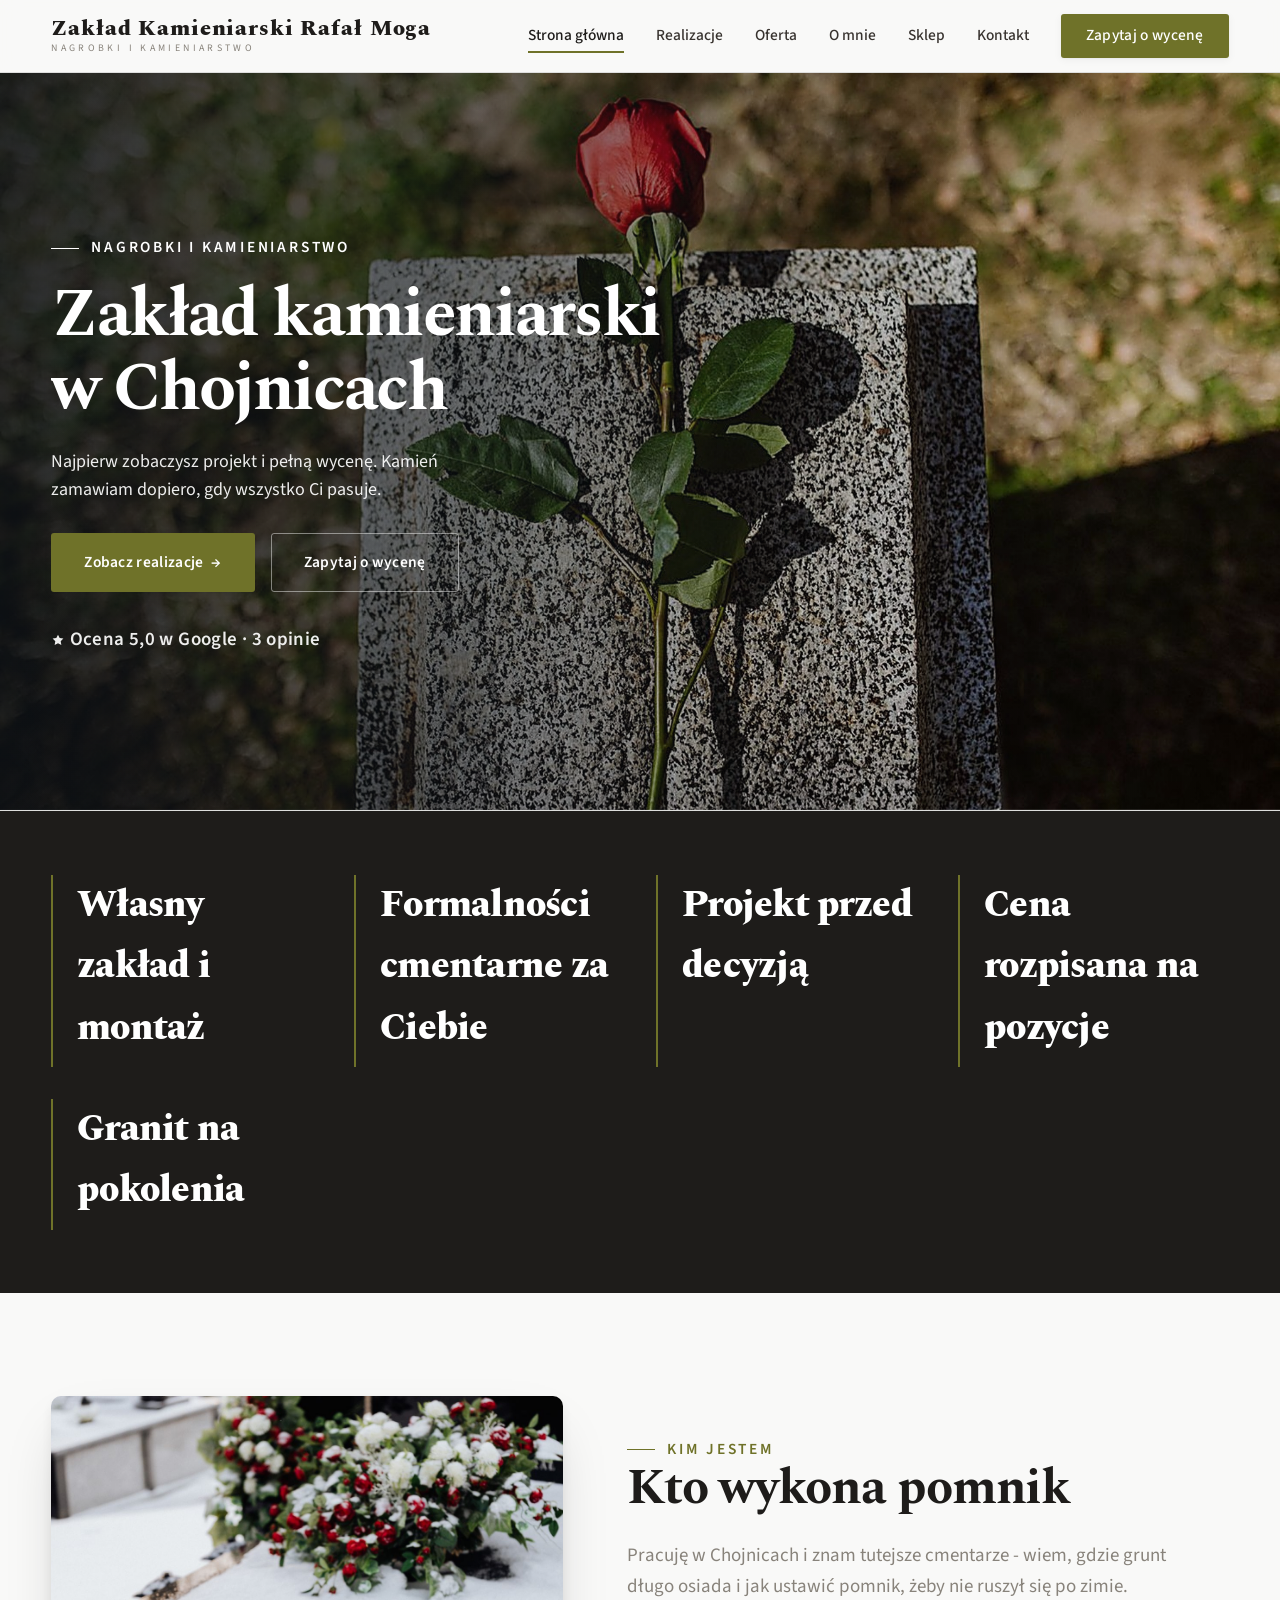
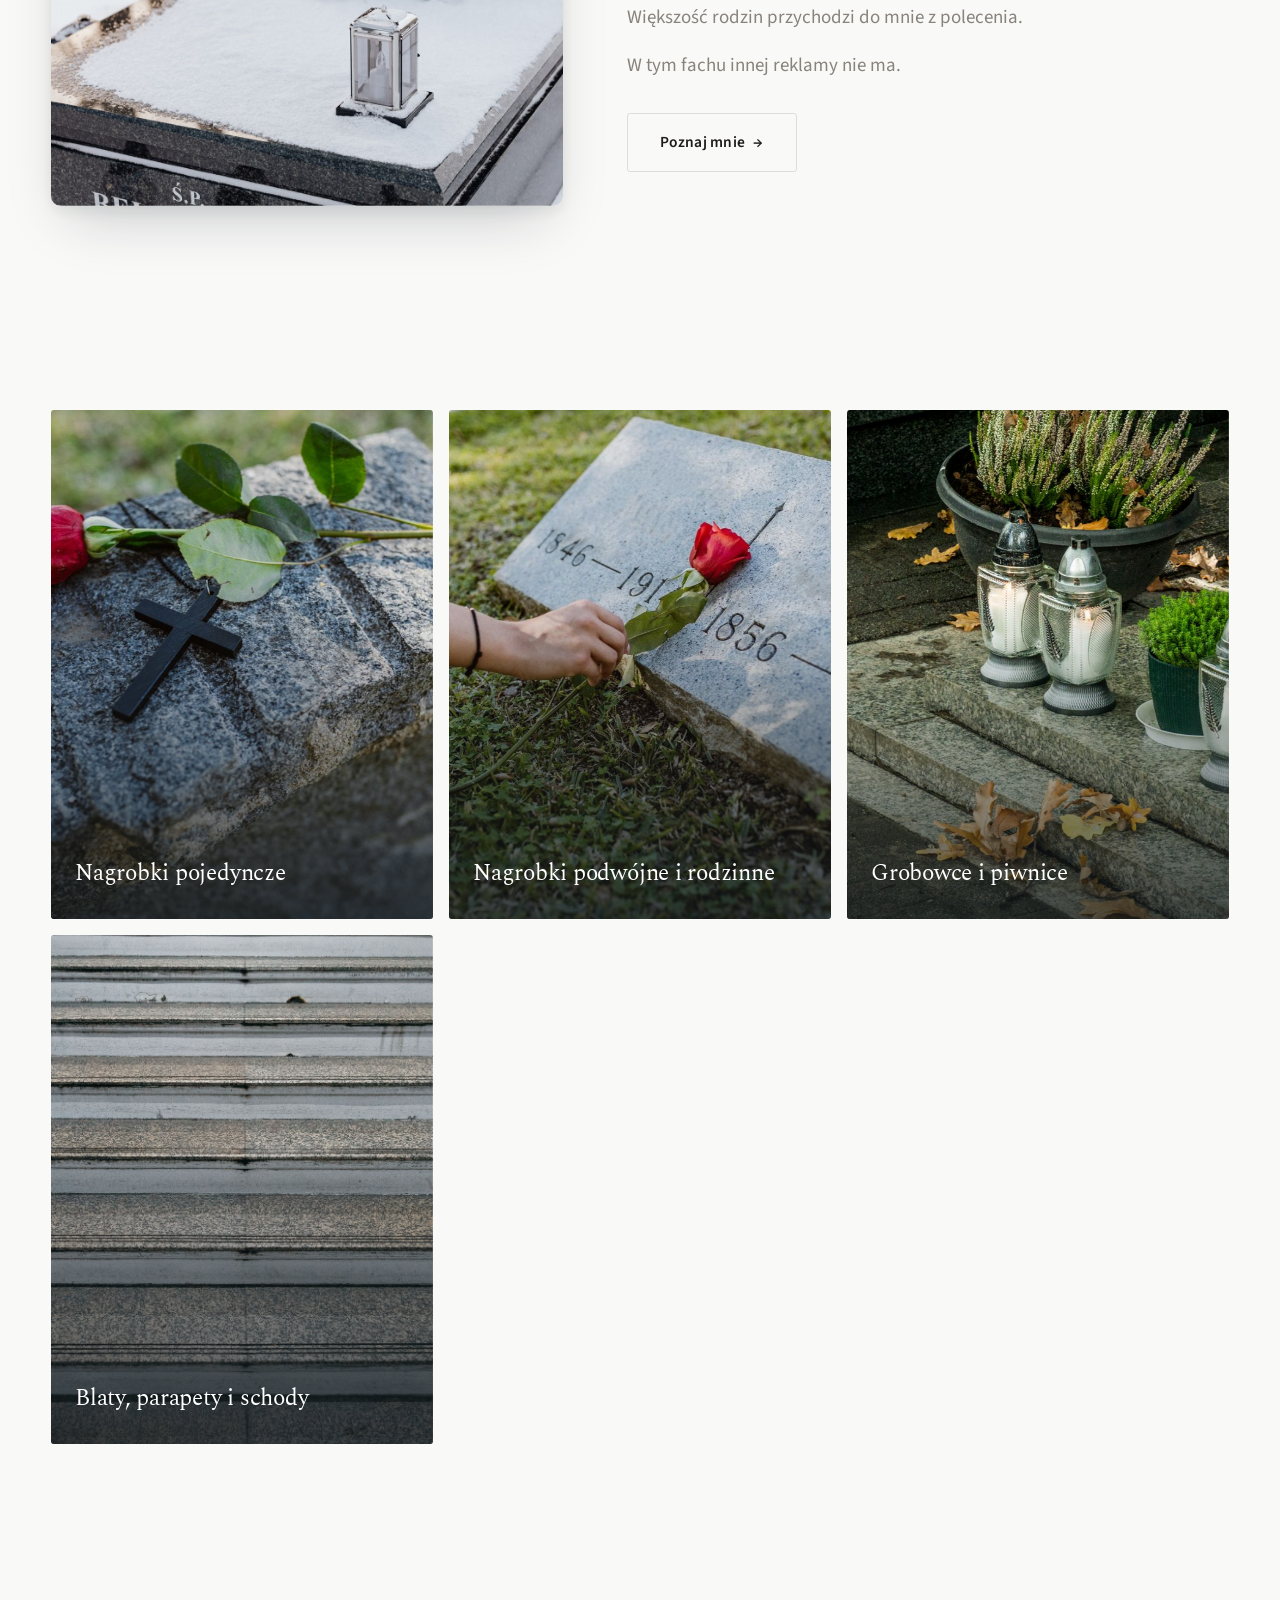
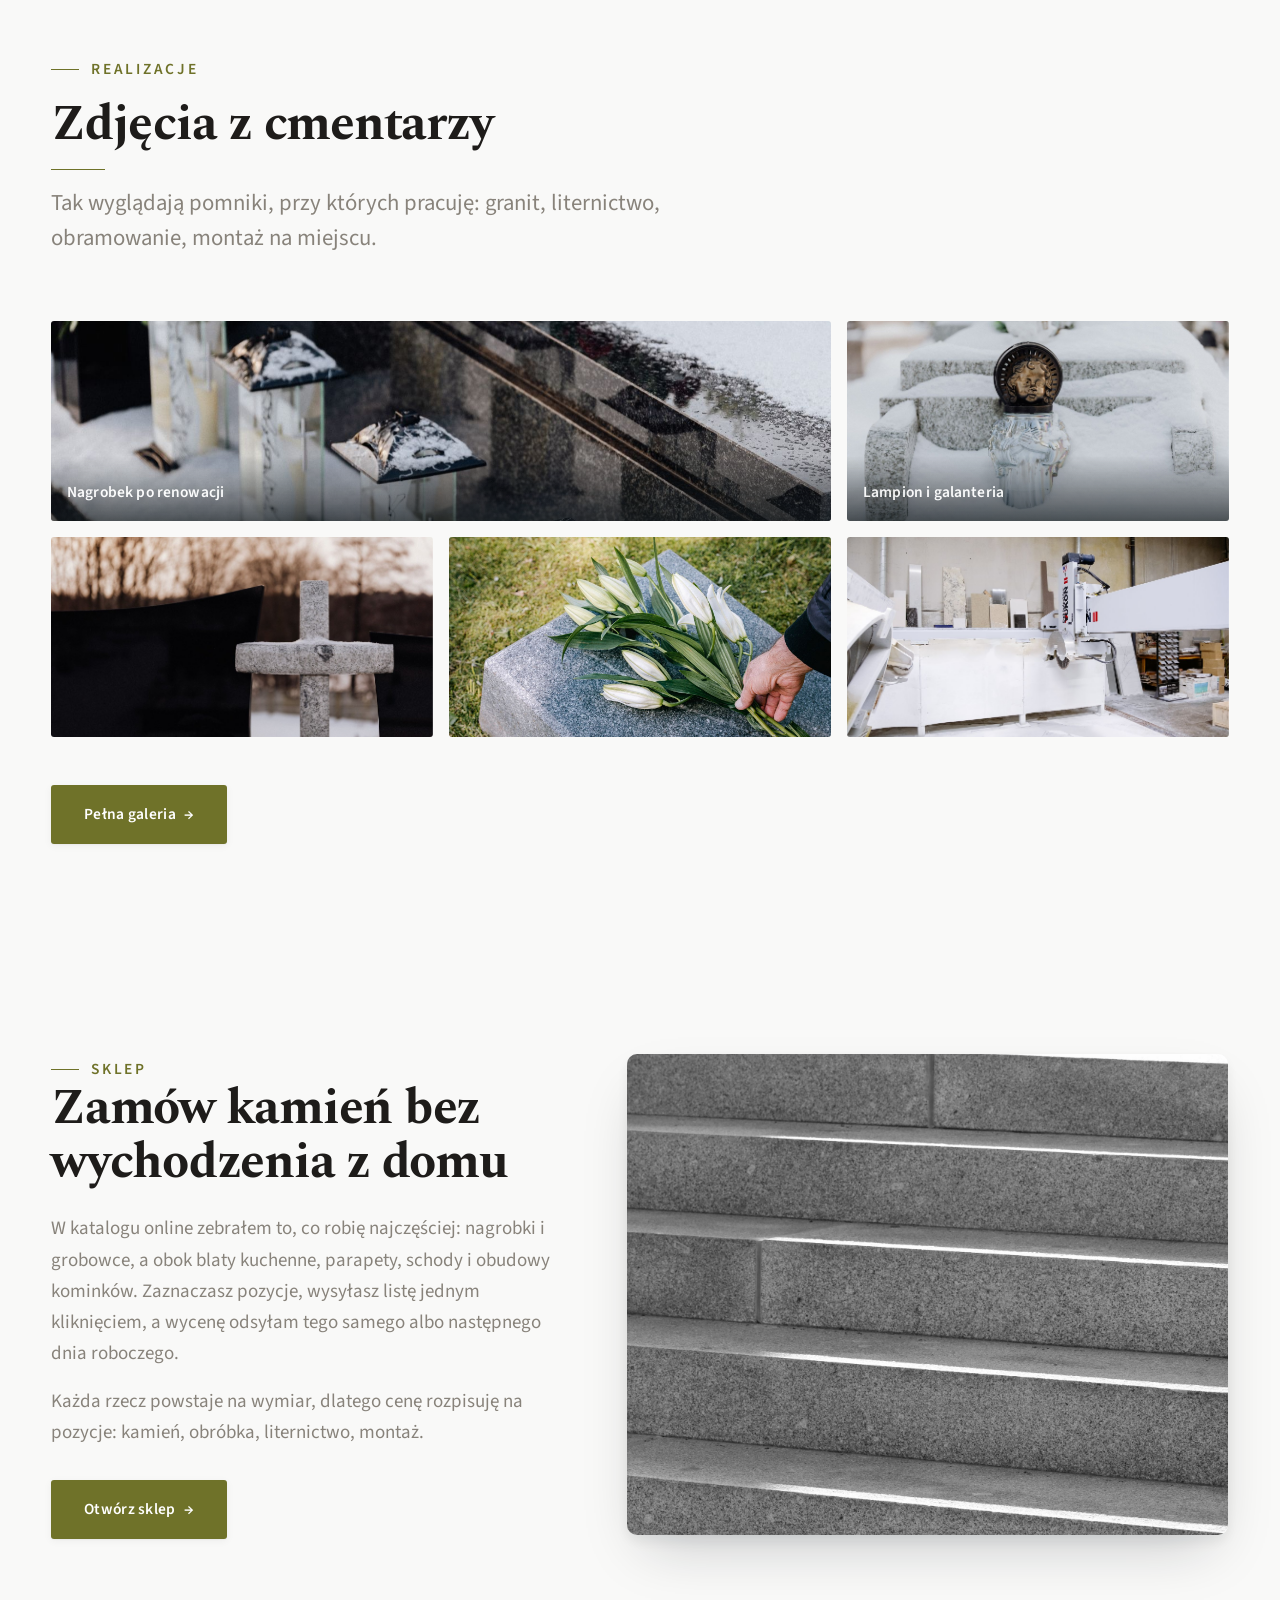
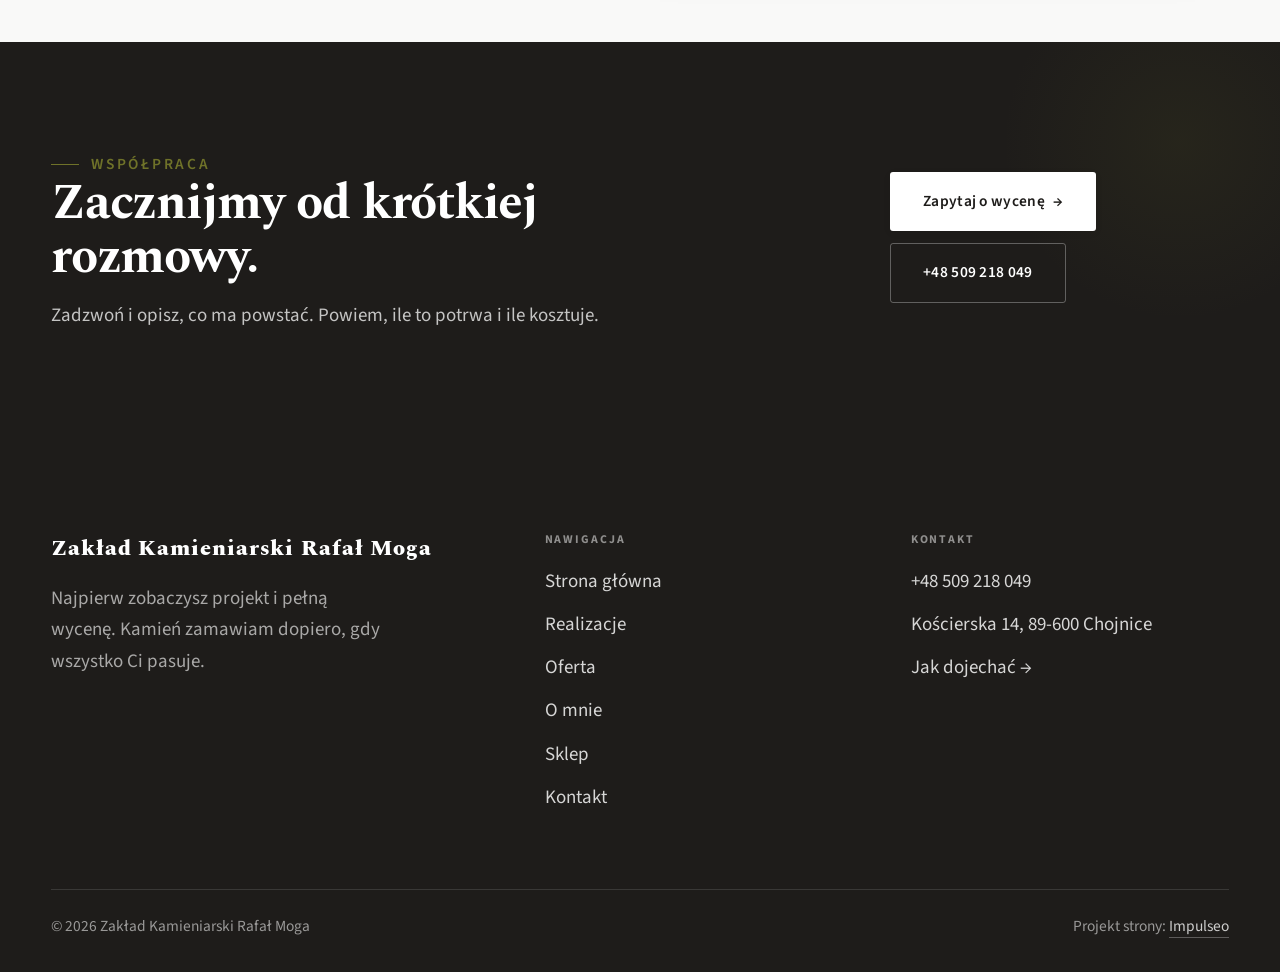
<file: index.html>
<!DOCTYPE html>
<html lang="pl">
<head>
<meta charset="UTF-8">
<meta name="viewport" content="width=device-width, initial-scale=1.0">
<title>Nagrobki Chojnice - zakład kamieniarski | Zakład Kamieniarski Rafał Moga</title>
<meta name="description" content="Zakład kamieniarski w Chojnicach: nagrobki, grobowce, dopisy, renowacje. Formalności na cmentarzu po mojej stronie. Zadzwoń: +48 509 218 049.">
<link rel="preconnect" href="https://fonts.googleapis.com">
<link rel="preconnect" href="https://fonts.gstatic.com" crossorigin>
<link href="https://fonts.googleapis.com/css2?family=Spectral:wght@500;600;700&family=Source+Sans+3:wght@400;500;600&display=swap" rel="stylesheet">
<link rel="stylesheet" href="assets/styles.css">
</head>
<body>

<header class="nav">
  <div class="wrap nav-inner">
    <a class="brand" href="index.html"><span class="name">Zakład Kamieniarski Rafał Moga</span><span class="sub">Nagrobki i kamieniarstwo</span></a>
    <nav class="nav-links">
      <a href="index.html" class="active">Strona główna</a>
      <a href="realizacje.html">Realizacje</a>
      <a href="oferta.html">Oferta</a>
      <a href="o-nas.html">O mnie</a>
      <a href="sklep.html">Sklep</a>
      <a href="kontakt.html">Kontakt</a>
      <a href="kontakt.html" class="btn btn-accent">Zapytaj o wycenę</a>
    </nav>
    <button class="nav-toggle" aria-label="Menu"><span></span><span></span><span></span></button>
  </div>
</header>

<section class="hero-cine">
  <img src="img/hero.jpg" fetchpriority="high" alt="Zakład Kamieniarski Rafał Moga - Zakład kamieniarski w Chojnicach. Nagrobki i pomniki. ">
  <div class="wrap">
    <div class="hero-copy">
      <span class="eyebrow">Nagrobki i kamieniarstwo</span>
      <h1>Zakład kamieniarski w Chojnicach</h1>
      <p class="lead">Najpierw zobaczysz projekt i pełną wycenę. Kamień zamawiam dopiero, gdy wszystko Ci pasuje.</p>
      <div class="hero-actions">
        <a href="realizacje.html" class="btn btn-accent">Zobacz realizacje <span class="arr">→</span></a>
        <a href="kontakt.html" class="btn btn-ghost" style="color:#fff;border-color:rgba(255,255,255,.45)">Zapytaj o wycenę</a>
      </div>
      <div style="margin-top:var(--space-6);color:#fff;font-weight:600;letter-spacing:.02em;opacity:.92"><svg class="ico-star" width="14" height="14" viewBox="0 0 24 24" style="vertical-align:-2px" aria-hidden="true"><path d="M12 2.8l2.85 5.8 6.4.93-4.63 4.5 1.1 6.37L12 17.4l-5.72 3 1.1-6.37-4.63-4.5 6.4-.93L12 2.8Z" fill="currentColor"/></svg> Ocena 5,0 w Google · 3 opinie</div>
    </div>
  </div>
</section>
<section class="strip" style="padding-block:0">
  <div class="wrap">
    <div class="item reveal"><div class="k">Własny zakład i montaż</div><div class="v"></div></div>
    <div class="item reveal"><div class="k">Formalności cmentarne za Ciebie</div><div class="v"></div></div>
    <div class="item reveal"><div class="k">Projekt przed decyzją</div><div class="v"></div></div>
    <div class="item reveal"><div class="k">Cena rozpisana na pozycje</div><div class="v"></div></div>
    <div class="item reveal"><div class="k">Granit na pokolenia</div><div class="v"></div></div>
  </div>
</section>
<section>
  <div class="wrap split">
    <div class="split-art reveal"><img src="img/g1.jpg" alt="Zakład Kamieniarski Rafał Moga - realizacja" loading="lazy"></div>
    <div class="split-copy reveal">
      <span class="eyebrow">Kim jestem</span>
      <h2>Kto wykona pomnik</h2>
      <p class="muted">Pracuję w Chojnicach i znam tutejsze cmentarze - wiem, gdzie grunt długo osiada i jak ustawić pomnik, żeby nie ruszył się po zimie. Większość rodzin przychodzi do mnie z polecenia.</p>
      <p class="muted">W tym fachu innej reklamy nie ma.</p>
      <a href="o-nas.html" class="btn btn-ghost">Poznaj mnie <span class="arr">→</span></a>
    </div>
  </div>
</section>
<section class="gateways-band">
  <div class="wrap">
    <div class="gateways">
      <a href="oferta.html" class="gateway reveal"><img src="img/g2.jpg" alt="Nagrobki pojedyncze" loading="lazy"><span class="g-ttl">Nagrobki pojedyncze</span></a>
      <a href="oferta.html" class="gateway reveal"><img src="img/g3.jpg" alt="Nagrobki podwójne i rodzinne" loading="lazy"><span class="g-ttl">Nagrobki podwójne i rodzinne</span></a>
      <a href="oferta.html" class="gateway reveal"><img src="img/g6.jpg" alt="Grobowce i piwnice" loading="lazy"><span class="g-ttl">Grobowce i piwnice</span></a>
      <a href="sklep.html" class="gateway reveal"><img src="img/schody2.jpg" alt="Blaty, parapety i schody" loading="lazy"><span class="g-ttl">Blaty, parapety i schody</span></a>
    </div>
  </div>
</section>
<section>
  <div class="wrap">
    <div class="head reveal">
      <span class="eyebrow">Realizacje</span>
      <h2>Zdjęcia z cmentarzy</h2>
      <p>Tak wyglądają pomniki, przy których pracuję: granit, liternictwo, obramowanie, montaż na miejscu.</p>
    </div>
    <div class="gallery">
      <div class="tile t-two3 reveal"><img src="img/g5.jpg" alt="Nagrobek po renowacji" loading="lazy"><div class="cap">Nagrobek po renowacji</div></div>
      <div class="tile t-third reveal"><img src="img/g4.jpg" alt="Lampion i galanteria nagrobna" loading="lazy"><div class="cap">Lampion i galanteria</div></div>
      <div class="tile t-third reveal"><img src="img/g7.jpg" alt="Zakład Kamieniarski Rafał Moga" loading="lazy"></div>
      <div class="tile t-third reveal"><img src="img/g8.jpg" alt="Zakład Kamieniarski Rafał Moga" loading="lazy"></div>
      <div class="tile t-third reveal"><img src="img/about.jpg" alt="Zakład Kamieniarski Rafał Moga" loading="lazy"></div>
    </div>
    <div style="margin-top:var(--space-7)" class="reveal"><a href="realizacje.html" class="btn btn-accent">Pełna galeria <span class="arr">→</span></a></div>
  </div>
</section>
<section>
  <div class="wrap split">
    <div class="split-copy reveal">
      <span class="eyebrow">Sklep</span>
      <h2>Zamów kamień bez wychodzenia z domu</h2>
      <p class="muted">W katalogu online zebrałem to, co robię najczęściej: nagrobki i grobowce, a obok blaty kuchenne, parapety, schody i obudowy kominków. Zaznaczasz pozycje, wysyłasz listę jednym kliknięciem, a wycenę odsyłam tego samego albo następnego dnia roboczego.</p>
      <p class="muted">Każda rzecz powstaje na wymiar, dlatego cenę rozpisuję na pozycje: kamień, obróbka, liternictwo, montaż.</p>
      <a href="sklep.html" class="btn btn-accent">Otwórz sklep <span class="arr">→</span></a>
    </div>
    <div class="split-art reveal"><img src="img/schody1.jpg" alt="Schody i elementy z granitu" loading="lazy"></div>
  </div>
</section>
<section class="cta">
  <div class="wrap">
    <div class="reveal">
      <span class="eyebrow">Współpraca</span>
      <h2>Zacznijmy od krótkiej rozmowy.</h2>
      <p>Zadzwoń i opisz, co ma powstać. Powiem, ile to potrwa i ile kosztuje.</p>
    </div>
    <div class="cta-actions reveal">
      <a href="kontakt.html" class="btn btn-light">Zapytaj o wycenę <span class="arr">→</span></a>
      <a href="tel:+48509218049" class="btn btn-ghost" style="color:#fff;border-color:rgba(255,255,255,.3)">+48 509 218 049</a>
    </div>
  </div>
</section>

<footer>
  <div class="wrap">
    <div class="foot-grid">
      <div class="foot-brand">
        <div class="name">Zakład Kamieniarski Rafał Moga</div>
        <p>Najpierw zobaczysz projekt i pełną wycenę. Kamień zamawiam dopiero, gdy wszystko Ci pasuje.</p>
      </div>
      <div class="foot-col">
        <h4>Nawigacja</h4>
        <a href="index.html">Strona główna</a>
        <a href="realizacje.html">Realizacje</a>
        <a href="oferta.html">Oferta</a>
        <a href="o-nas.html">O mnie</a>
        <a href="sklep.html">Sklep</a>
        <a href="kontakt.html">Kontakt</a>
      </div>
      <div class="foot-col">
        <h4>Kontakt</h4>
        <a href="tel:+48509218049">+48 509 218 049</a>
        <p>Kościerska 14, 89-600 Chojnice</p>
        <a href="https://maps.google.com/?cid=12086845877738569037" target="_blank" rel="noopener">Jak dojechać →</a>
      </div>
    </div>
    <div class="foot-bot">
      <span>© 2026 Zakład Kamieniarski Rafał Moga</span>
      <span>Projekt strony: <a class="foot-credit" href="https://impulseo.pl" target="_blank" rel="noopener">Impulseo</a></span>
    </div>
  </div>
</footer>


<script src="assets/main.js"></script>
</body>
</html>
</file>
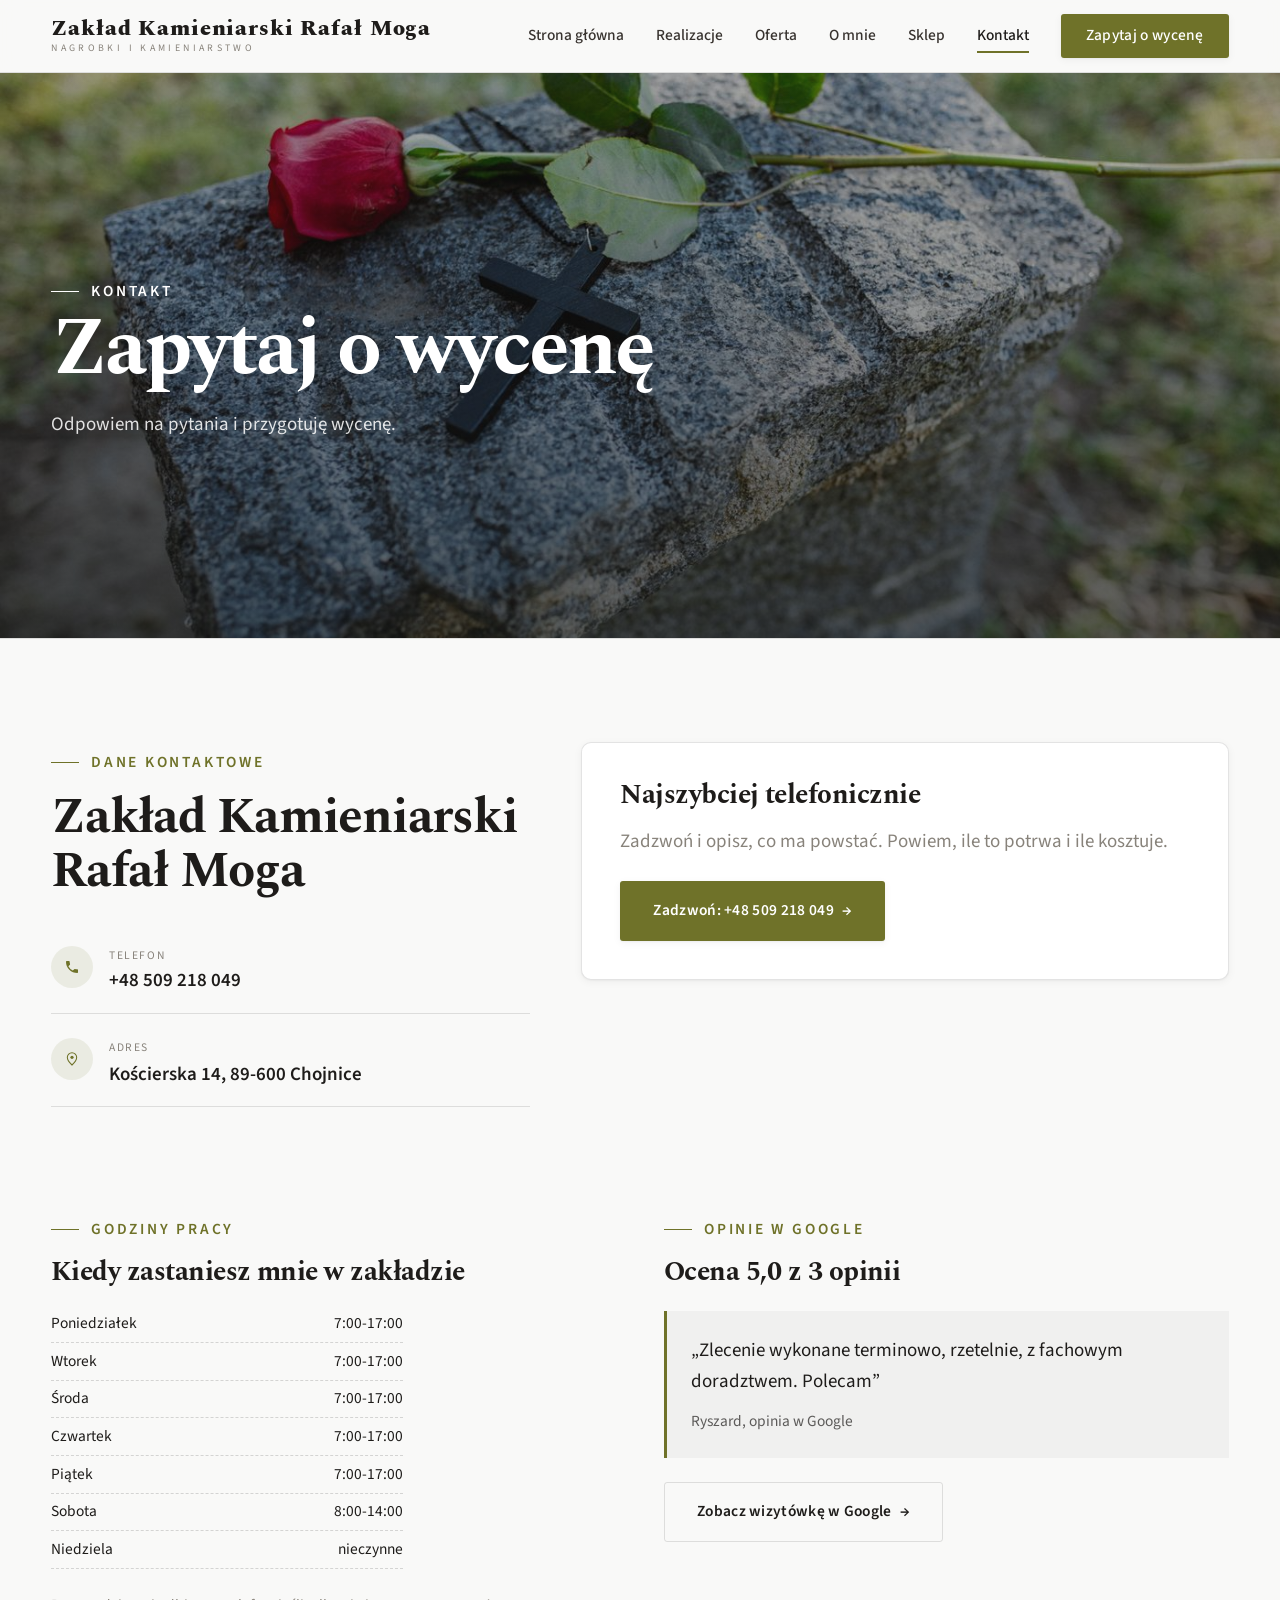
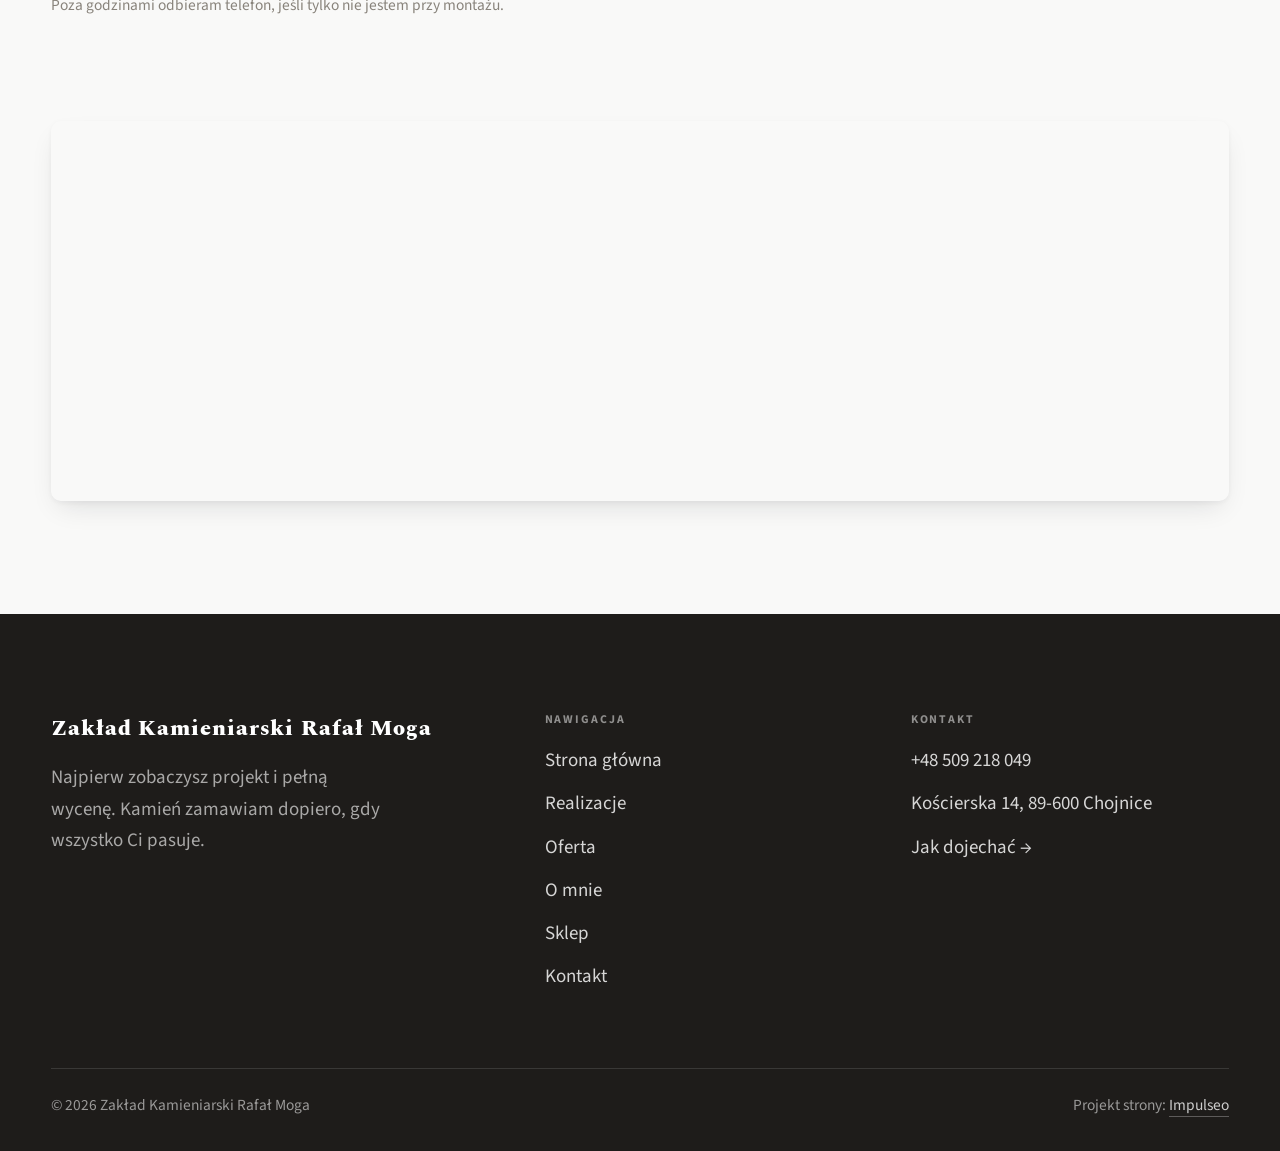
<file: kontakt.html>
<!DOCTYPE html>
<html lang="pl">
<head>
<meta charset="UTF-8">
<meta name="viewport" content="width=device-width, initial-scale=1.0">
<title>Kontakt - Zakład Kamieniarski Rafał Moga</title>
<meta name="description" content="Kontakt Zakład Kamieniarski Rafał Moga - Kościerska 14, 89-600 Chojnice">
<link rel="preconnect" href="https://fonts.googleapis.com">
<link rel="preconnect" href="https://fonts.gstatic.com" crossorigin>
<link href="https://fonts.googleapis.com/css2?family=Spectral:wght@500;600;700&family=Source+Sans+3:wght@400;500;600&display=swap" rel="stylesheet">
<link rel="stylesheet" href="assets/styles.css">
<style>
.gh{display:flex;flex-direction:column;gap:.35rem;max-width:22rem}
.gh-row{display:flex;justify-content:space-between;border-bottom:1px dashed rgba(0,0,0,.15);padding-bottom:.35rem;font-size:var(--text-sm)}
.opinia{margin:0;padding:var(--space-5);border-left:3px solid var(--accent,#8a7457);background:rgba(0,0,0,.035);font-size:var(--text-base)}
.opinia span{display:block;margin-top:.7rem;font-size:var(--text-sm);opacity:.7}
@media(max-width:860px){.wrap>div{grid-template-columns:1fr}}
</style>

</head>
<body>

<header class="nav">
  <div class="wrap nav-inner">
    <a class="brand" href="index.html"><span class="name">Zakład Kamieniarski Rafał Moga</span><span class="sub">Nagrobki i kamieniarstwo</span></a>
    <nav class="nav-links">
      <a href="index.html">Strona główna</a>
      <a href="realizacje.html">Realizacje</a>
      <a href="oferta.html">Oferta</a>
      <a href="o-nas.html">O mnie</a>
      <a href="sklep.html">Sklep</a>
      <a href="kontakt.html" class="active">Kontakt</a>
      <a href="kontakt.html" class="btn btn-accent">Zapytaj o wycenę</a>
    </nav>
    <button class="nav-toggle" aria-label="Menu"><span></span><span></span><span></span></button>
  </div>
</header>

<section class="pagehead">
  <img src="img/g2.jpg" alt="Zakład Kamieniarski Rafał Moga - Zapytaj o wycenę">
  <div class="wrap">
    <span class="eyebrow">Kontakt</span>
    <h1>Zapytaj o wycenę</h1>
    <p>Odpowiem na pytania i przygotuję wycenę.</p>
  </div>
</section>
<section>
  <div class="wrap contact-grid">
    <div class="reveal">
      <span class="eyebrow">Dane kontaktowe</span>
      <h2 style="margin:var(--space-4) 0 var(--space-6)">Zakład Kamieniarski Rafał Moga</h2>
      <div class="info-list">
        <div class="info-row"><div class="ic"><svg class="ico-tel" width="16" height="16" viewBox="0 0 24 24" fill="none" aria-hidden="true"><path d="M6.6 10.8a15.5 15.5 0 0 0 6.6 6.6l2.2-2.2a1 1 0 0 1 1-.24 11.4 11.4 0 0 0 3.6.58 1 1 0 0 1 1 1V20a1 1 0 0 1-1 1A17 17 0 0 1 3 4a1 1 0 0 1 1-1h3.5a1 1 0 0 1 1 1c0 1.25.2 2.46.58 3.6a1 1 0 0 1-.25 1l-2.23 2.2Z" fill="currentColor"/></svg></div><div><div class="lbl">Telefon</div><a class="val" href="tel:+48509218049">+48 509 218 049</a></div></div>
        <div class="info-row"><div class="ic"><svg class="ico-pin" width="16" height="16" viewBox="0 0 24 24" fill="none" aria-hidden="true"><path d="M12 21s7-6.1 7-11.5A7 7 0 0 0 5 9.5C5 14.9 12 21 12 21Z" stroke="currentColor" stroke-width="1.6" fill="none"/><circle cx="12" cy="9.5" r="2.4" fill="currentColor"/></svg></div><div><div class="lbl">Adres</div><div class="val">Kościerska 14, 89-600 Chojnice</div></div></div>
      </div>
    </div>
    <div class="reveal">
      <div class="form">
        <h3 style="margin-bottom:var(--space-4)">Najszybciej telefonicznie</h3>
        <p class="muted" style="margin-bottom:var(--space-5)">Zadzwoń i opisz, co ma powstać. Powiem, ile to potrwa i ile kosztuje.</p>
        <a href="tel:+48509218049" class="btn btn-accent" style="justify-content:center">Zadzwoń: +48 509 218 049 <span class="arr">→</span></a>
      </div>
    </div>
  </div>
</section>
<section style="padding-top:0">
  <div class="wrap" style="display:grid;grid-template-columns:1fr 1fr;gap:var(--space-7);align-items:start">
    <div class="reveal">
      <span class="eyebrow">Godziny pracy</span>
      <h3 style="margin:var(--space-4) 0 var(--space-5)">Kiedy zastaniesz mnie w zakładzie</h3>
      <div class="gh"><div class="gh-row"><span>Poniedziałek</span><span>7:00-17:00</span></div><div class="gh-row"><span>Wtorek</span><span>7:00-17:00</span></div><div class="gh-row"><span>Środa</span><span>7:00-17:00</span></div><div class="gh-row"><span>Czwartek</span><span>7:00-17:00</span></div><div class="gh-row"><span>Piątek</span><span>7:00-17:00</span></div><div class="gh-row"><span>Sobota</span><span>8:00-14:00</span></div><div class="gh-row"><span>Niedziela</span><span>nieczynne</span></div></div>
      <p class="muted" style="margin-top:var(--space-5);font-size:var(--text-sm)">Poza godzinami odbieram telefon, jeśli tylko nie jestem przy montażu.</p>
    </div>
    <div class="reveal">
      <span class="eyebrow">Opinie w Google</span>
      <h3 style="margin:var(--space-4) 0 var(--space-5)">Ocena 5,0 z 3 opinii</h3>
      <blockquote class="opinia">„Zlecenie wykonane terminowo, rzetelnie, z fachowym doradztwem. Polecam”<span>Ryszard, opinia w Google</span></blockquote>
      <a class="btn btn-ghost" style="margin-top:var(--space-5)" href="https://maps.google.com/?cid=12086845877738569037" target="_blank" rel="noopener">Zobacz wizytówkę w Google <span class="arr">→</span></a>
    </div>
  </div>
</section>
<section style="padding-top:0">
  <div class="wrap reveal">
    <iframe class="map" title="Zakład Kamieniarski Rafał Moga - Chojnice" src="https://maps.google.com/maps?q=53.7038734%2C17.5806871&z=15&output=embed" loading="lazy" referrerpolicy="no-referrer-when-downgrade"></iframe>
  </div>
</section>

<footer>
  <div class="wrap">
    <div class="foot-grid">
      <div class="foot-brand">
        <div class="name">Zakład Kamieniarski Rafał Moga</div>
        <p>Najpierw zobaczysz projekt i pełną wycenę. Kamień zamawiam dopiero, gdy wszystko Ci pasuje.</p>
      </div>
      <div class="foot-col">
        <h4>Nawigacja</h4>
        <a href="index.html">Strona główna</a>
        <a href="realizacje.html">Realizacje</a>
        <a href="oferta.html">Oferta</a>
        <a href="o-nas.html">O mnie</a>
        <a href="sklep.html">Sklep</a>
      <a href="kontakt.html">Kontakt</a>
      </div>
      <div class="foot-col">
        <h4>Kontakt</h4>
        <a href="tel:+48509218049">+48 509 218 049</a>
        <p>Kościerska 14, 89-600 Chojnice</p>
        <a href="https://maps.google.com/?cid=12086845877738569037" target="_blank" rel="noopener">Jak dojechać →</a>
      </div>
    </div>
    <div class="foot-bot">
      <span>© 2026 Zakład Kamieniarski Rafał Moga</span>
      <span>Projekt strony: <a class="foot-credit" href="https://impulseo.pl" target="_blank" rel="noopener">Impulseo</a></span>
    </div>
  </div>
</footer>


<script src="assets/main.js"></script>
</body>
</html>
</file>
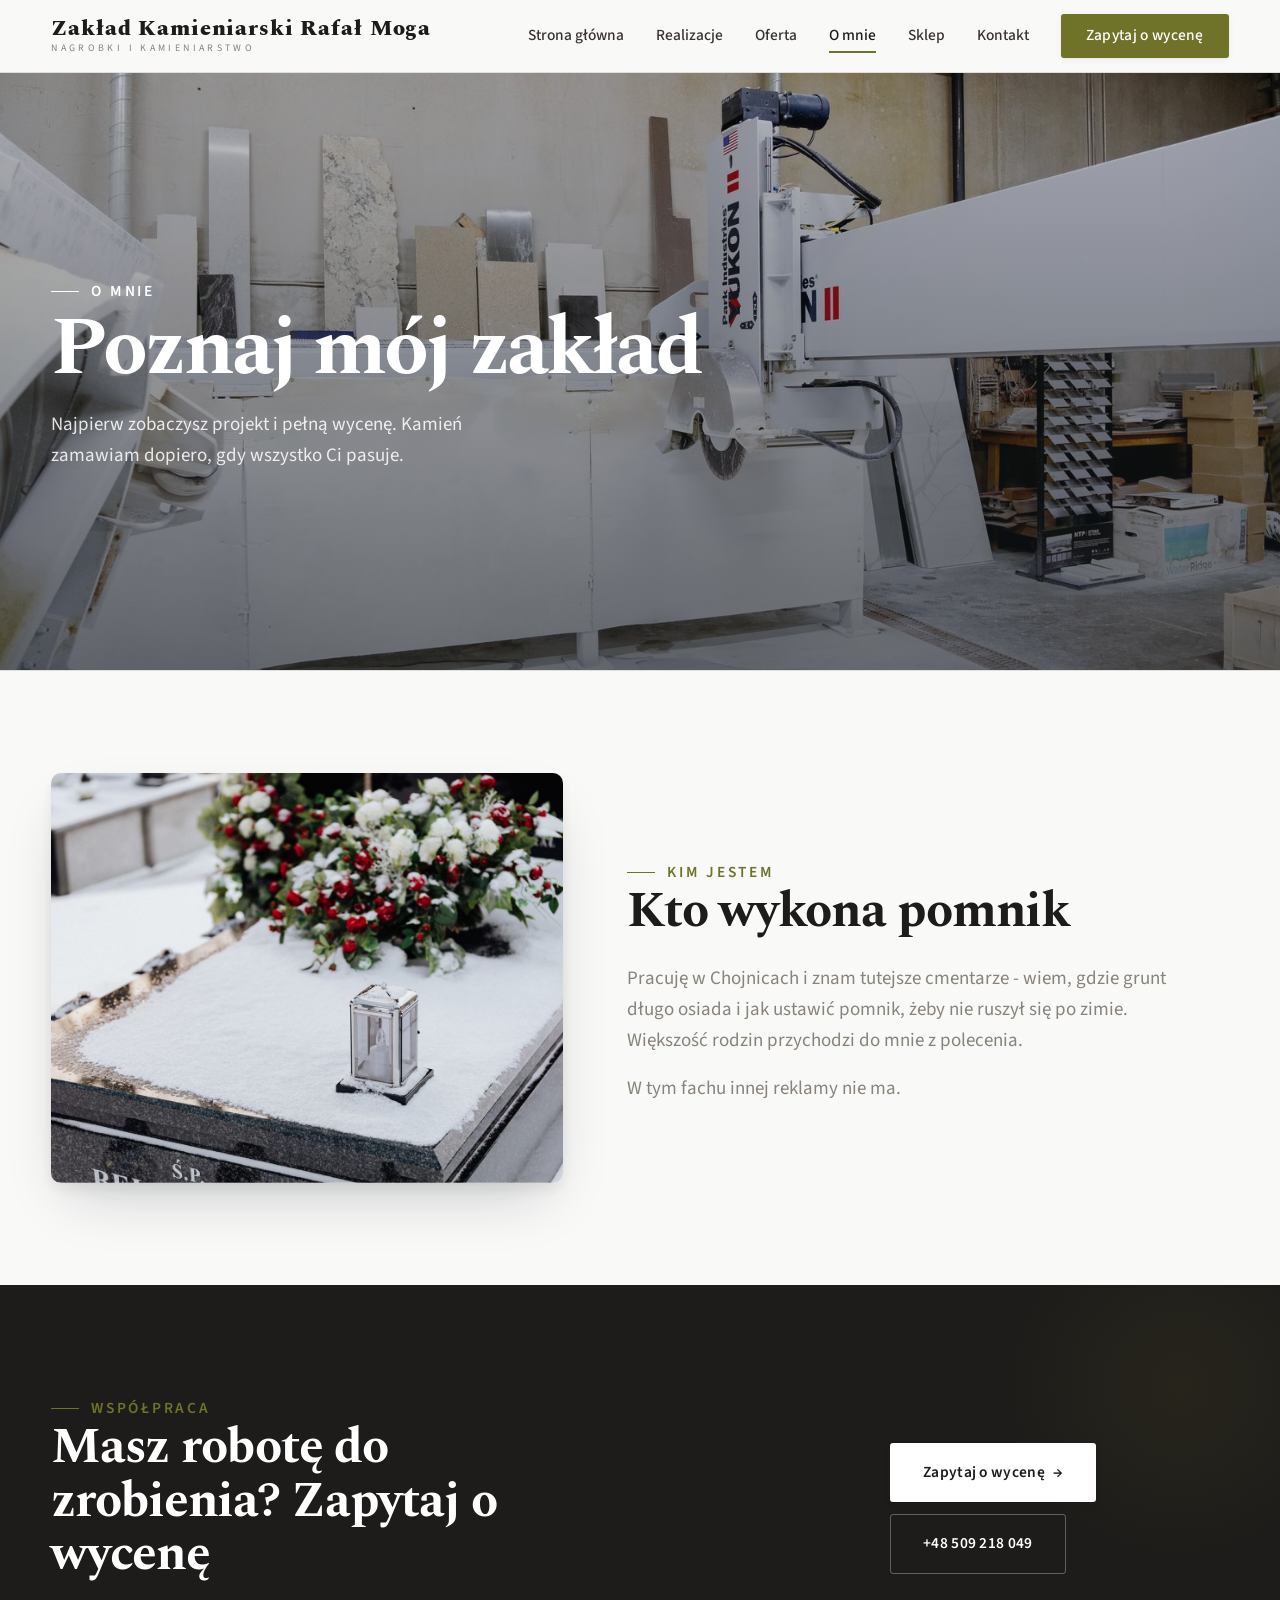
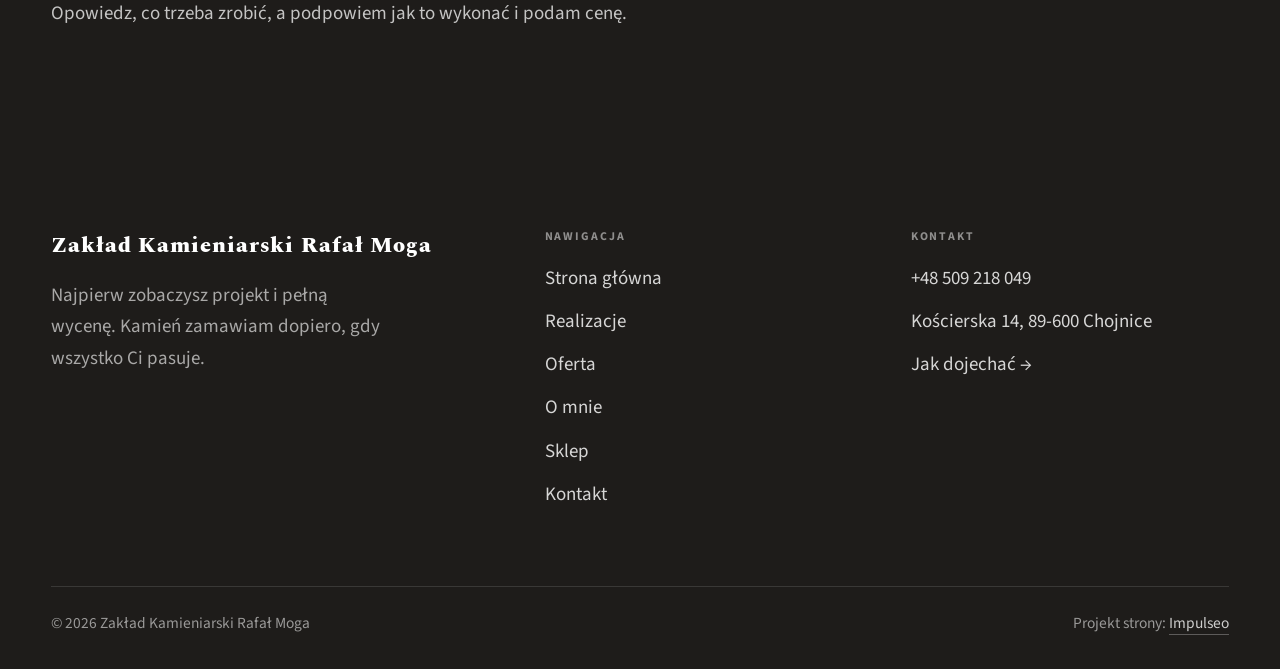
<file: o-nas.html>
<!DOCTYPE html>
<html lang="pl">
<head>
<meta charset="UTF-8">
<meta name="viewport" content="width=device-width, initial-scale=1.0">
<title>O nas - Zakład Kamieniarski Rafał Moga</title>
<meta name="description" content="Zakład kamieniarski w Chojnicach: nagrobki, grobowce, dopisy, renowacje. Formalności na cmentarzu po mojej stronie. Zadzwoń: +48 509 218 049.">
<link rel="preconnect" href="https://fonts.googleapis.com">
<link rel="preconnect" href="https://fonts.gstatic.com" crossorigin>
<link href="https://fonts.googleapis.com/css2?family=Spectral:wght@500;600;700&family=Source+Sans+3:wght@400;500;600&display=swap" rel="stylesheet">
<link rel="stylesheet" href="assets/styles.css">
</head>
<body>

<header class="nav">
  <div class="wrap nav-inner">
    <a class="brand" href="index.html"><span class="name">Zakład Kamieniarski Rafał Moga</span><span class="sub">Nagrobki i kamieniarstwo</span></a>
    <nav class="nav-links">
      <a href="index.html">Strona główna</a>
      <a href="realizacje.html">Realizacje</a>
      <a href="oferta.html">Oferta</a>
      <a href="o-nas.html" class="active">O mnie</a>
      <a href="sklep.html">Sklep</a>
      <a href="kontakt.html">Kontakt</a>
      <a href="kontakt.html" class="btn btn-accent">Zapytaj o wycenę</a>
    </nav>
    <button class="nav-toggle" aria-label="Menu"><span></span><span></span><span></span></button>
  </div>
</header>

<section class="pagehead">
  <img src="img/about.jpg" alt="Zakład Kamieniarski Rafał Moga - Poznaj mój zakład">
  <div class="wrap">
    <span class="eyebrow">O mnie</span>
    <h1>Poznaj mój zakład</h1>
    <p>Najpierw zobaczysz projekt i pełną wycenę. Kamień zamawiam dopiero, gdy wszystko Ci pasuje.</p>
  </div>
</section>
<section>
  <div class="wrap split">
    <div class="split-art reveal"><img src="img/g1.jpg" alt="Zakład Kamieniarski Rafał Moga" loading="lazy"></div>
    <div class="split-copy reveal">
      <span class="eyebrow">Kim jestem</span>
      <h2>Kto wykona pomnik</h2>
      <p class="muted">Pracuję w Chojnicach i znam tutejsze cmentarze - wiem, gdzie grunt długo osiada i jak ustawić pomnik, żeby nie ruszył się po zimie. Większość rodzin przychodzi do mnie z polecenia.</p>
      <p class="muted">W tym fachu innej reklamy nie ma.</p>
    </div>
  </div>
</section>


<section class="cta">
  <div class="wrap">
    <div class="reveal">
      <span class="eyebrow">Współpraca</span>
      <h2>Masz robotę do zrobienia? Zapytaj o wycenę</h2>
      <p>Opowiedz, co trzeba zrobić, a podpowiem jak to wykonać i podam cenę.</p>
    </div>
    <div class="cta-actions reveal">
      <a href="kontakt.html" class="btn btn-light">Zapytaj o wycenę <span class="arr">→</span></a>
      <a href="tel:+48509218049" class="btn btn-ghost" style="color:#fff;border-color:rgba(255,255,255,.3)">+48 509 218 049</a>
    </div>
  </div>
</section>

<footer>
  <div class="wrap">
    <div class="foot-grid">
      <div class="foot-brand">
        <div class="name">Zakład Kamieniarski Rafał Moga</div>
        <p>Najpierw zobaczysz projekt i pełną wycenę. Kamień zamawiam dopiero, gdy wszystko Ci pasuje.</p>
      </div>
      <div class="foot-col">
        <h4>Nawigacja</h4>
        <a href="index.html">Strona główna</a>
        <a href="realizacje.html">Realizacje</a>
        <a href="oferta.html">Oferta</a>
        <a href="o-nas.html">O mnie</a>
        <a href="sklep.html">Sklep</a>
        <a href="kontakt.html">Kontakt</a>
      </div>
      <div class="foot-col">
        <h4>Kontakt</h4>
        <a href="tel:+48509218049">+48 509 218 049</a>
        <p>Kościerska 14, 89-600 Chojnice</p>
        <a href="https://maps.google.com/?cid=12086845877738569037" target="_blank" rel="noopener">Jak dojechać →</a>
      </div>
    </div>
    <div class="foot-bot">
      <span>© 2026 Zakład Kamieniarski Rafał Moga</span>
      <span>Projekt strony: <a class="foot-credit" href="https://impulseo.pl" target="_blank" rel="noopener">Impulseo</a></span>
    </div>
  </div>
</footer>


<script src="assets/main.js"></script>
</body>
</html>
</file>
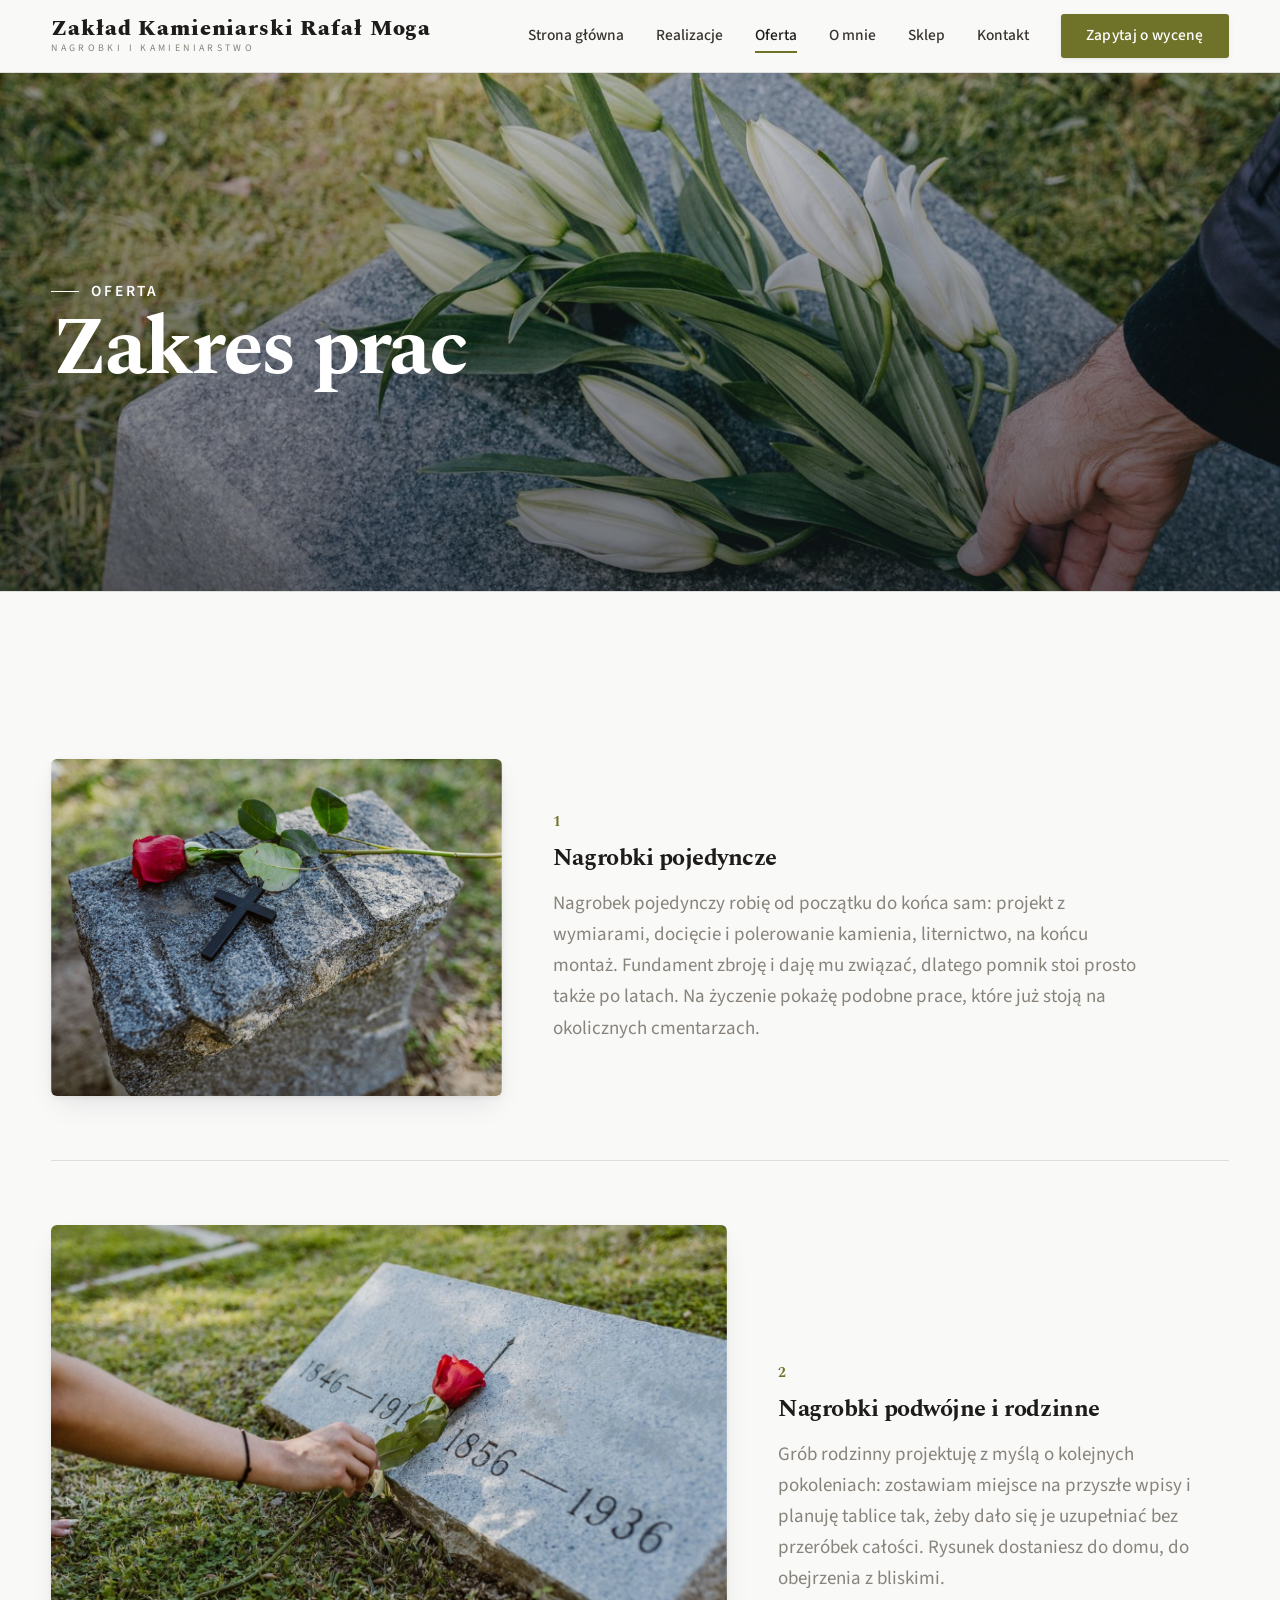
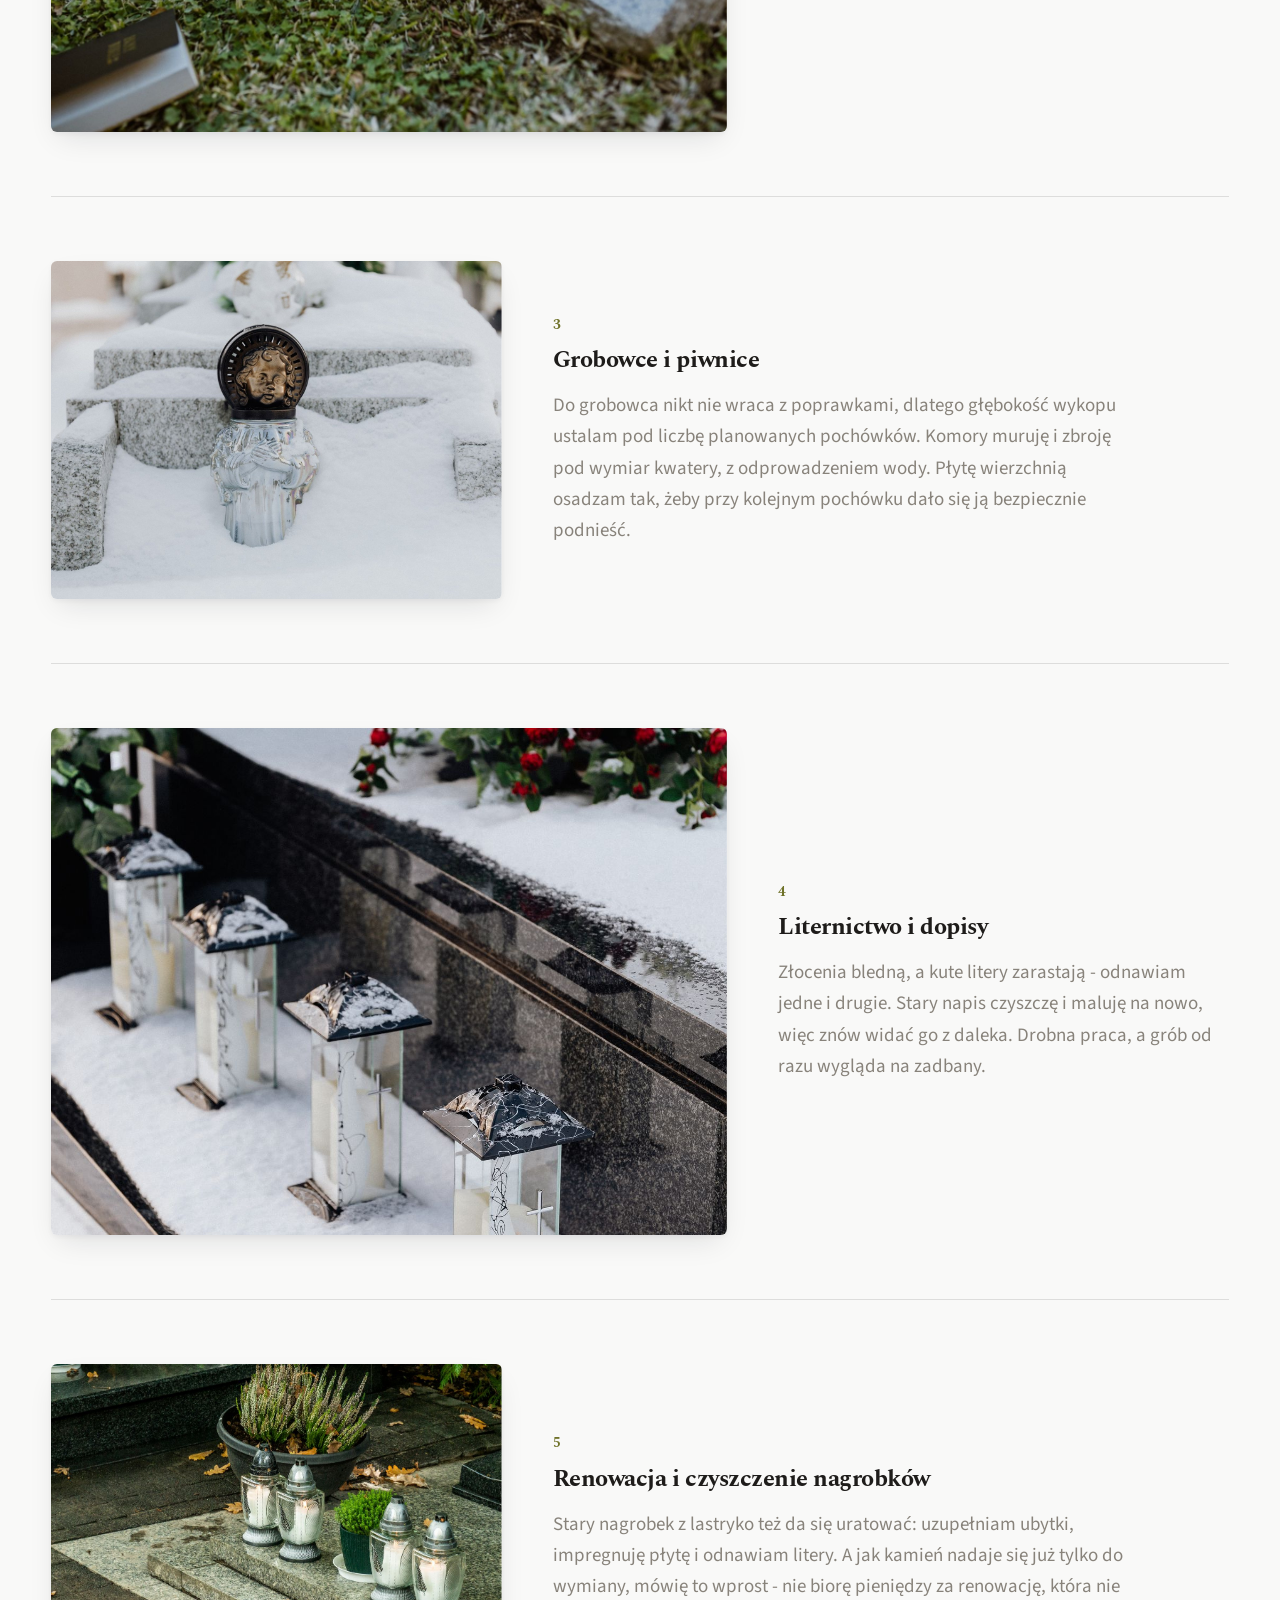
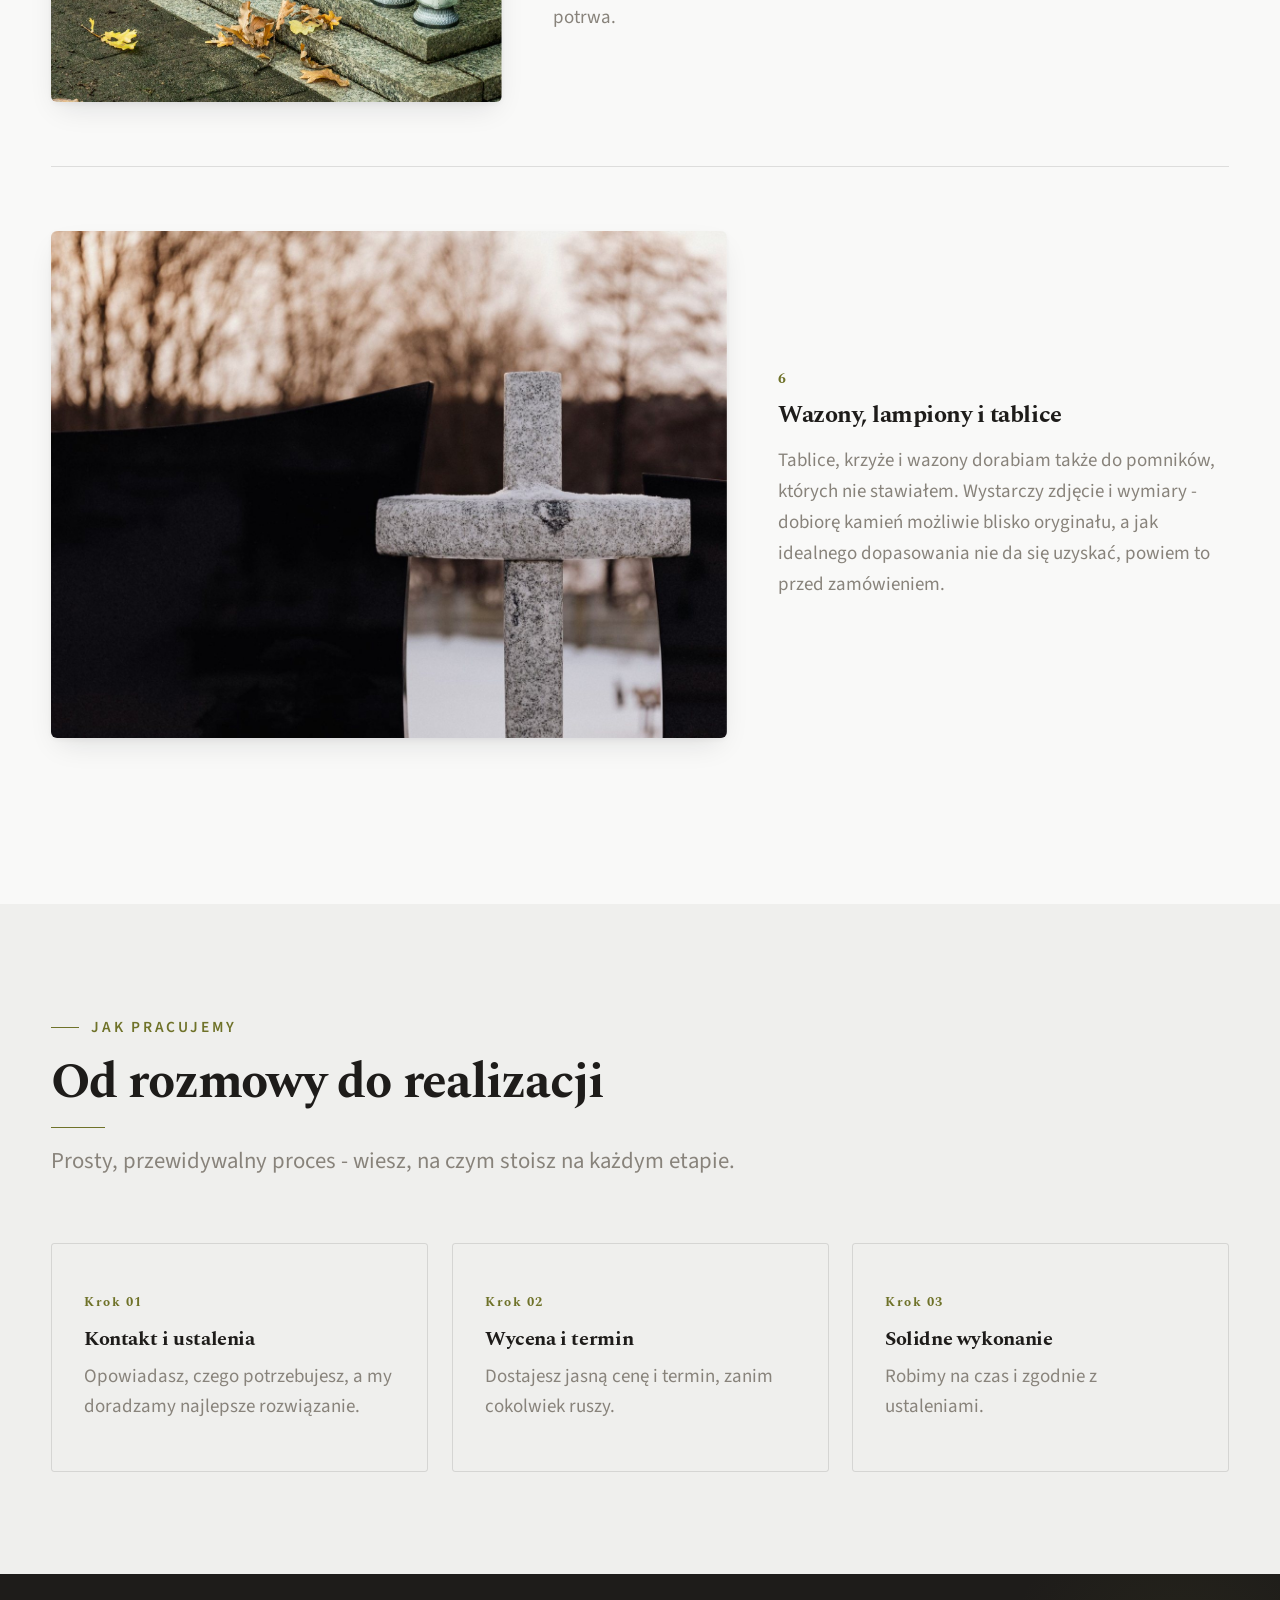
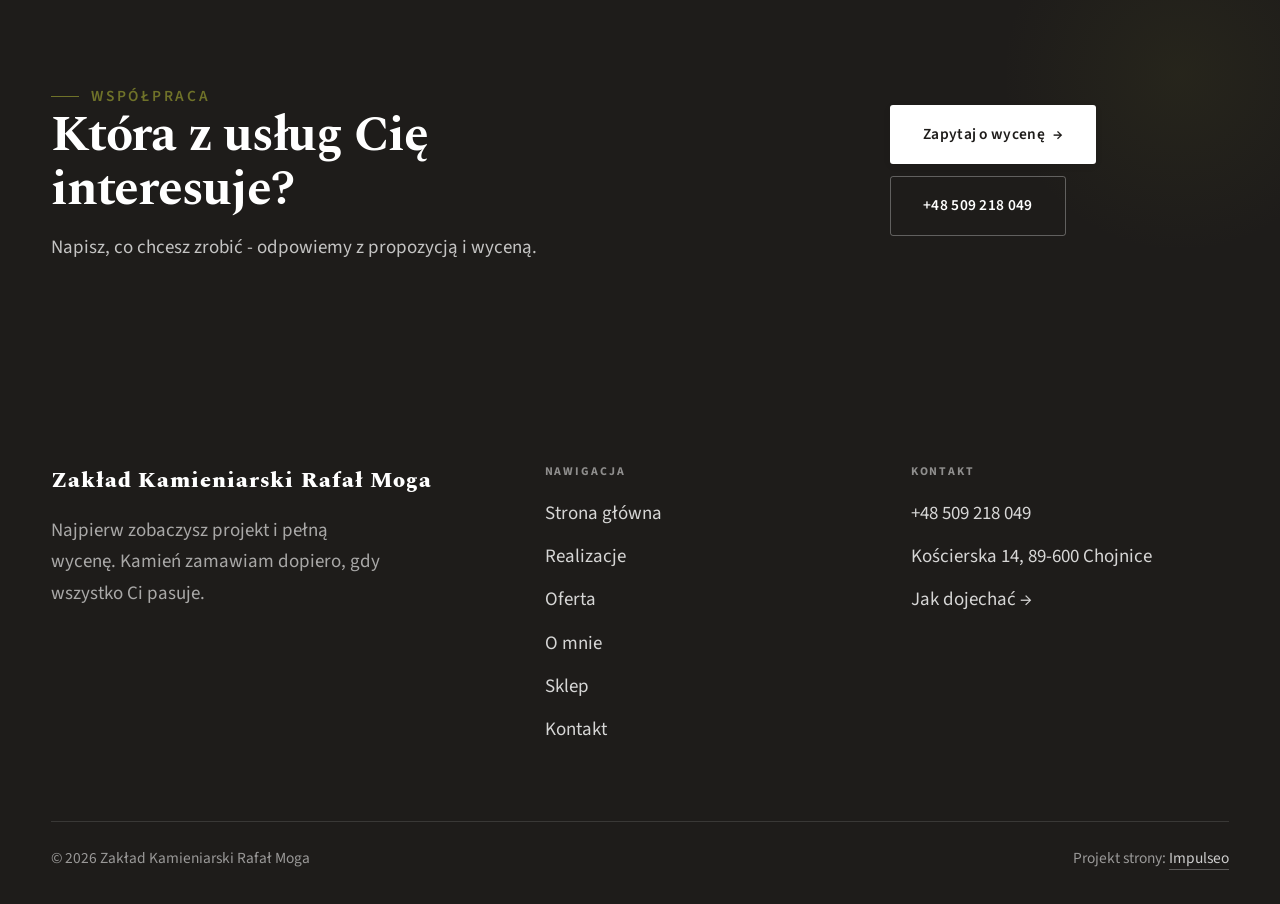
<file: oferta.html>
<!DOCTYPE html>
<html lang="pl">
<head>
<meta charset="UTF-8">
<meta name="viewport" content="width=device-width, initial-scale=1.0">
<title>Oferta - Zakład Kamieniarski Rafał Moga</title>
<meta name="description" content="Zakład kamieniarski w Chojnicach: nagrobki, grobowce, dopisy, renowacje. Formalności na cmentarzu po mojej stronie. Zadzwoń: +48 509 218 049.">
<link rel="preconnect" href="https://fonts.googleapis.com">
<link rel="preconnect" href="https://fonts.gstatic.com" crossorigin>
<link href="https://fonts.googleapis.com/css2?family=Spectral:wght@500;600;700&family=Source+Sans+3:wght@400;500;600&display=swap" rel="stylesheet">
<link rel="stylesheet" href="assets/styles.css">
</head>
<body>

<header class="nav">
  <div class="wrap nav-inner">
    <a class="brand" href="index.html"><span class="name">Zakład Kamieniarski Rafał Moga</span><span class="sub">Nagrobki i kamieniarstwo</span></a>
    <nav class="nav-links">
      <a href="index.html">Strona główna</a>
      <a href="realizacje.html">Realizacje</a>
      <a href="oferta.html" class="active">Oferta</a>
      <a href="o-nas.html">O mnie</a>
      <a href="sklep.html">Sklep</a>
      <a href="kontakt.html">Kontakt</a>
      <a href="kontakt.html" class="btn btn-accent">Zapytaj o wycenę</a>
    </nav>
    <button class="nav-toggle" aria-label="Menu"><span></span><span></span><span></span></button>
  </div>
</header>

<section class="pagehead">
  <img src="img/g8.jpg" alt="Zakład Kamieniarski Rafał Moga - Zakres prac">
  <div class="wrap">
    <span class="eyebrow">Oferta</span>
    <h1>Zakres prac</h1>
  </div>
</section>
<section>
  <div class="wrap">
    <div class="svc-row reveal">
      <div class="svc-row-art"><img src="img/g2.jpg" alt="Nagrobki pojedyncze" loading="lazy"></div>
      <div>
        <span class="num">01</span>
        <h3>Nagrobki pojedyncze</h3>
        <p class="muted">Nagrobek pojedynczy robię od początku do końca sam: projekt z wymiarami, docięcie i polerowanie kamienia, liternictwo, na końcu montaż. Fundament zbroję i daję mu związać, dlatego pomnik stoi prosto także po latach. Na życzenie pokażę podobne prace, które już stoją na okolicznych cmentarzach.</p>
      </div>
    </div>
    <div class="svc-row rev reveal">
      <div class="svc-row-art"><img src="img/g3.jpg" alt="Nagrobki podwójne i rodzinne" loading="lazy"></div>
      <div>
        <span class="num">02</span>
        <h3>Nagrobki podwójne i rodzinne</h3>
        <p class="muted">Grób rodzinny projektuję z myślą o kolejnych pokoleniach: zostawiam miejsce na przyszłe wpisy i planuję tablice tak, żeby dało się je uzupełniać bez przeróbek całości. Rysunek dostaniesz do domu, do obejrzenia z bliskimi.</p>
      </div>
    </div>
    <div class="svc-row reveal">
      <div class="svc-row-art"><img src="img/g4.jpg" alt="Grobowce i piwnice" loading="lazy"></div>
      <div>
        <span class="num">03</span>
        <h3>Grobowce i piwnice</h3>
        <p class="muted">Do grobowca nikt nie wraca z poprawkami, dlatego głębokość wykopu ustalam pod liczbę planowanych pochówków. Komory muruję i zbroję pod wymiar kwatery, z odprowadzeniem wody. Płytę wierzchnią osadzam tak, żeby przy kolejnym pochówku dało się ją bezpiecznie podnieść.</p>
      </div>
    </div>
    <div class="svc-row rev reveal">
      <div class="svc-row-art"><img src="img/g5.jpg" alt="Liternictwo i dopisy" loading="lazy"></div>
      <div>
        <span class="num">04</span>
        <h3>Liternictwo i dopisy</h3>
        <p class="muted">Złocenia bledną, a kute litery zarastają - odnawiam jedne i drugie. Stary napis czyszczę i maluję na nowo, więc znów widać go z daleka. Drobna praca, a grób od razu wygląda na zadbany.</p>
      </div>
    </div>
    <div class="svc-row reveal">
      <div class="svc-row-art"><img src="img/g6.jpg" alt="Renowacja i czyszczenie nagrobków" loading="lazy"></div>
      <div>
        <span class="num">05</span>
        <h3>Renowacja i czyszczenie nagrobków</h3>
        <p class="muted">Stary nagrobek z lastryko też da się uratować: uzupełniam ubytki, impregnuję płytę i odnawiam litery. A jak kamień nadaje się już tylko do wymiany, mówię to wprost - nie biorę pieniędzy za renowację, która nie potrwa.</p>
      </div>
    </div>
    <div class="svc-row rev reveal">
      <div class="svc-row-art"><img src="img/g7.jpg" alt="Wazony, lampiony i tablice" loading="lazy"></div>
      <div>
        <span class="num">06</span>
        <h3>Wazony, lampiony i tablice</h3>
        <p class="muted">Tablice, krzyże i wazony dorabiam także do pomników, których nie stawiałem. Wystarczy zdjęcie i wymiary - dobiorę kamień możliwie blisko oryginału, a jak idealnego dopasowania nie da się uzyskać, powiem to przed zamówieniem.</p>
      </div>
    </div>
  </div>
</section>
<section class="trust">
  <div class="wrap">
    <div class="head reveal">
      <span class="eyebrow">Jak pracujemy</span>
      <h2>Od rozmowy do realizacji</h2>
      <p>Prosty, przewidywalny proces - wiesz, na czym stoisz na każdym etapie.</p>
    </div>
    <div class="svc-grid">
      <div class="svc reveal"><div class="ic">Krok 01</div><h3>Kontakt i ustalenia</h3><p>Opowiadasz, czego potrzebujesz, a my doradzamy najlepsze rozwiązanie.</p></div>
      <div class="svc reveal"><div class="ic">Krok 02</div><h3>Wycena i termin</h3><p>Dostajesz jasną cenę i termin, zanim cokolwiek ruszy.</p></div>
      <div class="svc reveal"><div class="ic">Krok 03</div><h3>Solidne wykonanie</h3><p>Robimy na czas i zgodnie z ustaleniami.</p></div>
    </div>
  </div>
</section>
<section class="cta">
  <div class="wrap">
    <div class="reveal">
      <span class="eyebrow">Współpraca</span>
      <h2>Która z usług Cię interesuje?</h2>
      <p>Napisz, co chcesz zrobić - odpowiemy z propozycją i wyceną.</p>
    </div>
    <div class="cta-actions reveal">
      <a href="kontakt.html" class="btn btn-light">Zapytaj o wycenę <span class="arr">→</span></a>
      <a href="tel:+48509218049" class="btn btn-ghost" style="color:#fff;border-color:rgba(255,255,255,.3)">+48 509 218 049</a>
    </div>
  </div>
</section>

<footer>
  <div class="wrap">
    <div class="foot-grid">
      <div class="foot-brand">
        <div class="name">Zakład Kamieniarski Rafał Moga</div>
        <p>Najpierw zobaczysz projekt i pełną wycenę. Kamień zamawiam dopiero, gdy wszystko Ci pasuje.</p>
      </div>
      <div class="foot-col">
        <h4>Nawigacja</h4>
        <a href="index.html">Strona główna</a>
        <a href="realizacje.html">Realizacje</a>
        <a href="oferta.html">Oferta</a>
        <a href="o-nas.html">O mnie</a>
        <a href="sklep.html">Sklep</a>
        <a href="kontakt.html">Kontakt</a>
      </div>
      <div class="foot-col">
        <h4>Kontakt</h4>
        <a href="tel:+48509218049">+48 509 218 049</a>
        <p>Kościerska 14, 89-600 Chojnice</p>
        <a href="https://maps.google.com/?cid=12086845877738569037" target="_blank" rel="noopener">Jak dojechać →</a>
      </div>
    </div>
    <div class="foot-bot">
      <span>© 2026 Zakład Kamieniarski Rafał Moga</span>
      <span>Projekt strony: <a class="foot-credit" href="https://impulseo.pl" target="_blank" rel="noopener">Impulseo</a></span>
    </div>
  </div>
</footer>


<script src="assets/main.js"></script>
</body>
</html>
</file>
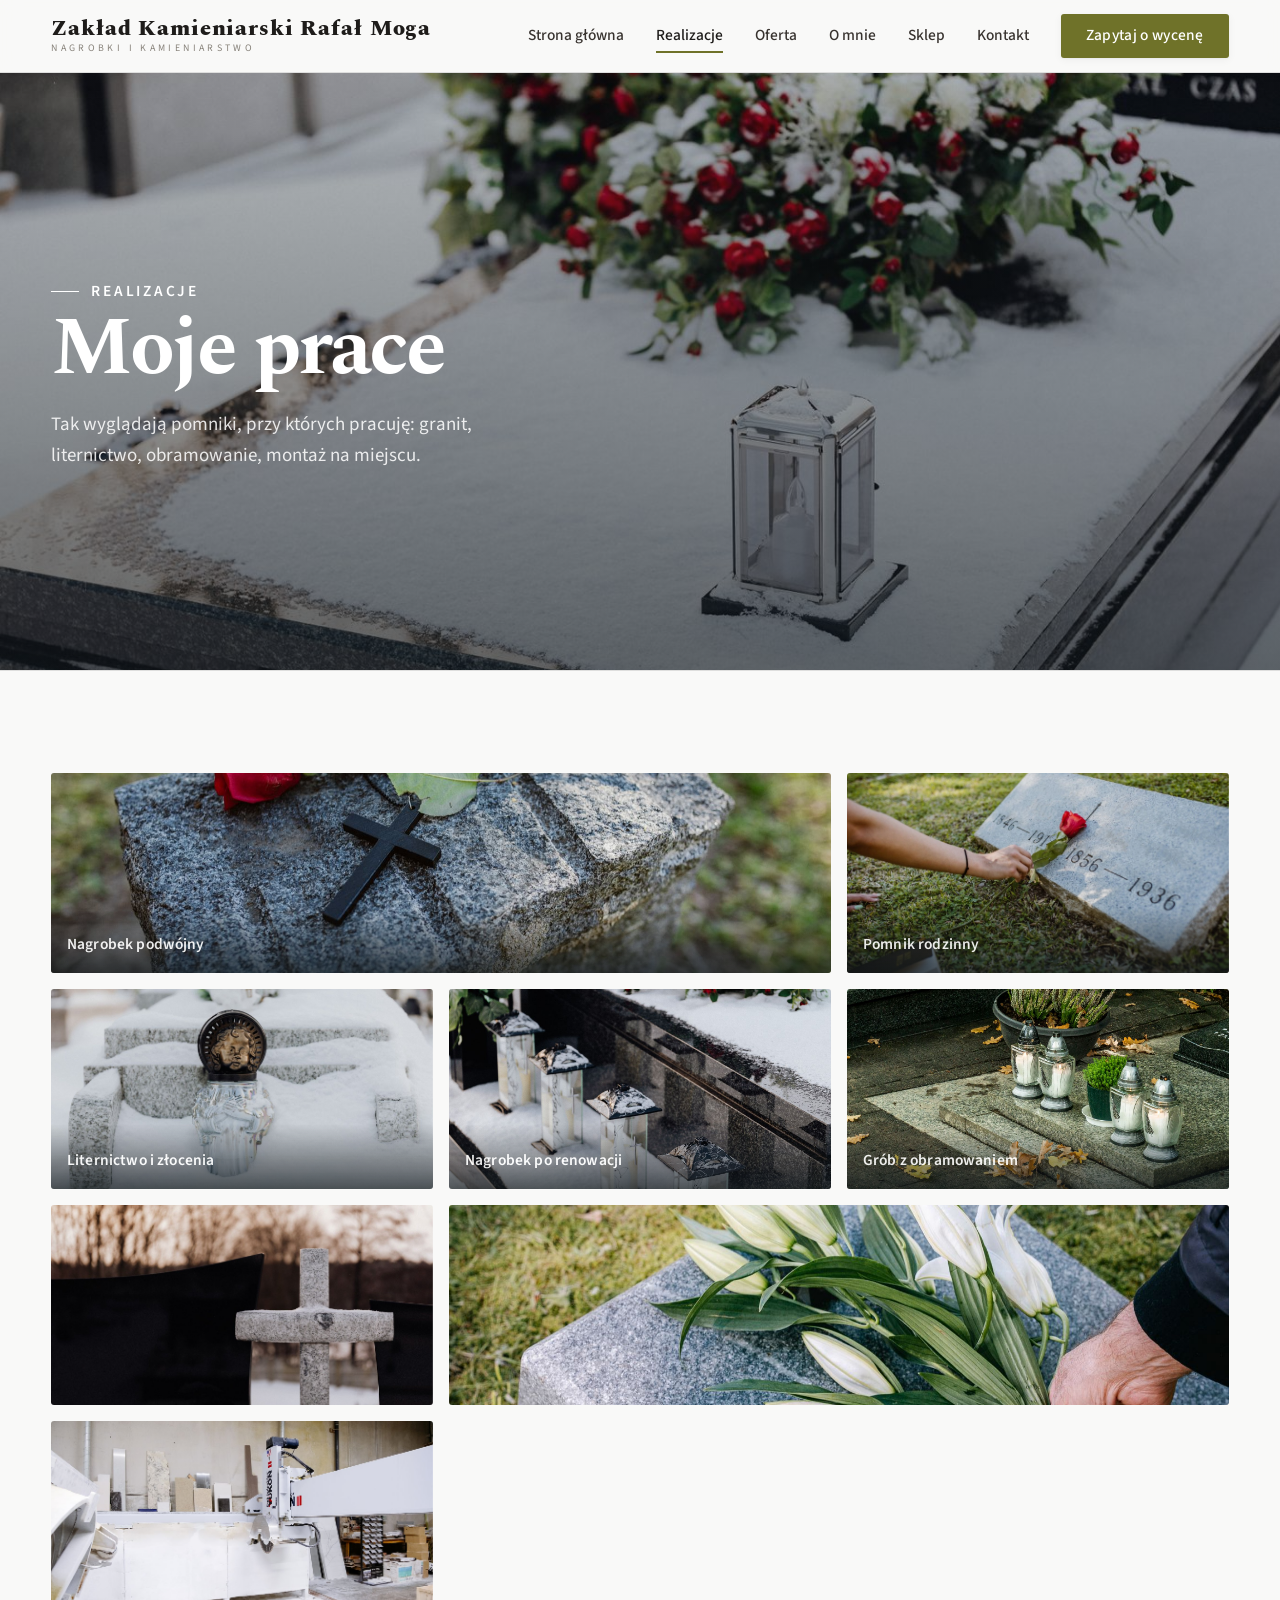
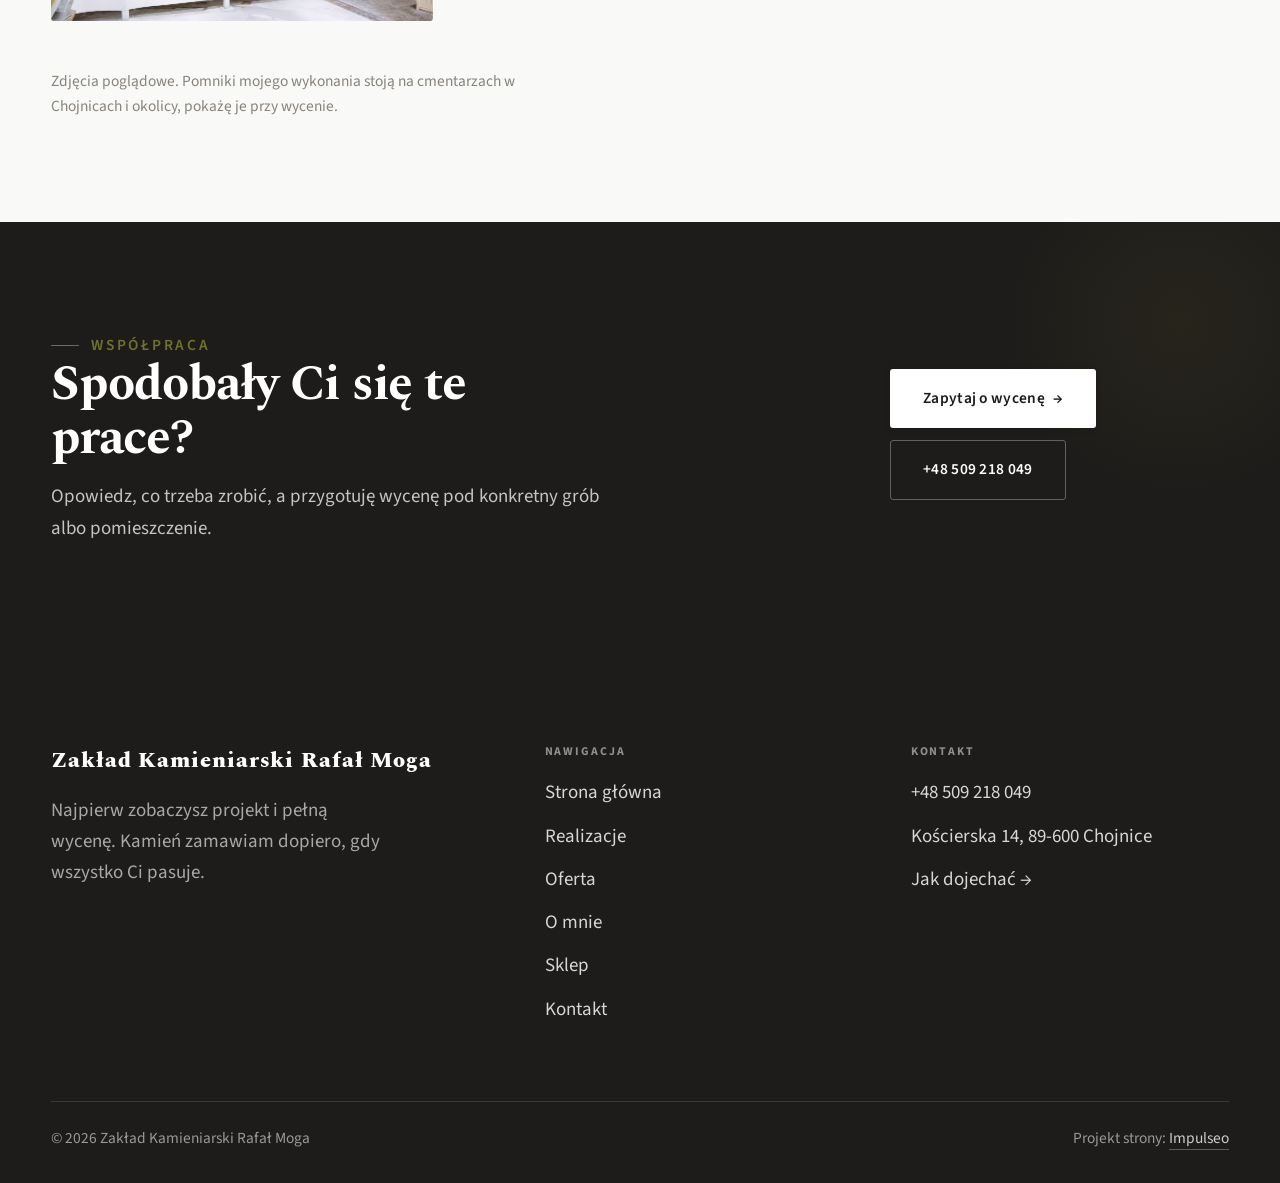
<file: realizacje.html>
<!DOCTYPE html>
<html lang="pl">
<head>
<meta charset="UTF-8">
<meta name="viewport" content="width=device-width, initial-scale=1.0">
<title>Realizacje - Zakład Kamieniarski Rafał Moga</title>
<meta name="description" content="Realizacje Zakład Kamieniarski Rafał Moga: Nagrobek pojedynczy z ciemnego granitu, Nagrobek podwójny, Pomnik rodzinny, Liternictwo i złocenia, Nagrobek po renowacji">
<link rel="preconnect" href="https://fonts.googleapis.com">
<link rel="preconnect" href="https://fonts.gstatic.com" crossorigin>
<link href="https://fonts.googleapis.com/css2?family=Spectral:wght@500;600;700&family=Source+Sans+3:wght@400;500;600&display=swap" rel="stylesheet">
<link rel="stylesheet" href="assets/styles.css">
</head>
<body>

<header class="nav">
  <div class="wrap nav-inner">
    <a class="brand" href="index.html"><span class="name">Zakład Kamieniarski Rafał Moga</span><span class="sub">Nagrobki i kamieniarstwo</span></a>
    <nav class="nav-links">
      <a href="index.html">Strona główna</a>
      <a href="realizacje.html" class="active">Realizacje</a>
      <a href="oferta.html">Oferta</a>
      <a href="o-nas.html">O mnie</a>
      <a href="sklep.html">Sklep</a>
      <a href="kontakt.html">Kontakt</a>
      <a href="kontakt.html" class="btn btn-accent">Zapytaj o wycenę</a>
    </nav>
    <button class="nav-toggle" aria-label="Menu"><span></span><span></span><span></span></button>
  </div>
</header>

<section class="pagehead">
  <img src="img/g1.jpg" alt="Zakład Kamieniarski Rafał Moga - Moje prace">
  <div class="wrap">
    <span class="eyebrow">Realizacje</span>
    <h1>Moje prace</h1>
    <p>Tak wyglądają pomniki, przy których pracuję: granit, liternictwo, obramowanie, montaż na miejscu.</p>
  </div>
</section>
<section>
  <div class="wrap">
    <div class="gallery">
      <div class="tile t-two3 reveal"><img src="img/g2.jpg" alt="Nagrobek podwójny" loading="lazy"><div class="cap">Nagrobek podwójny</div></div>
      <div class="tile t-third reveal"><img src="img/g3.jpg" alt="Pomnik rodzinny" loading="lazy"><div class="cap">Pomnik rodzinny</div></div>
      <div class="tile t-third reveal"><img src="img/g4.jpg" alt="Liternictwo i złocenia" loading="lazy"><div class="cap">Liternictwo i złocenia</div></div>
      <div class="tile t-third reveal"><img src="img/g5.jpg" alt="Nagrobek po renowacji" loading="lazy"><div class="cap">Nagrobek po renowacji</div></div>
      <div class="tile t-third reveal"><img src="img/g6.jpg" alt="Grób z obramowaniem" loading="lazy"><div class="cap">Grób z obramowaniem</div></div>
      <div class="tile t-third reveal"><img src="img/g7.jpg" alt="Zakład Kamieniarski Rafał Moga" loading="lazy"></div>
      <div class="tile t-two3 reveal"><img src="img/g8.jpg" alt="Zakład Kamieniarski Rafał Moga" loading="lazy"></div>
      <div class="tile t-third reveal"><img src="img/about.jpg" alt="Zakład Kamieniarski Rafał Moga" loading="lazy"></div>
    </div>
    <p class="muted reveal" style="margin-top:var(--space-7);font-size:var(--text-sm);max-width:62ch">Zdjęcia poglądowe. Pomniki mojego wykonania stoją na cmentarzach w Chojnicach i okolicy, pokażę je przy wycenie.</p>
  </div>
</section>
<section class="cta">
  <div class="wrap">
    <div class="reveal">
      <span class="eyebrow">Współpraca</span>
      <h2>Spodobały Ci się te prace?</h2>
      <p>Opowiedz, co trzeba zrobić, a przygotuję wycenę pod konkretny grób albo pomieszczenie.</p>
    </div>
    <div class="cta-actions reveal">
      <a href="kontakt.html" class="btn btn-light">Zapytaj o wycenę <span class="arr">→</span></a>
      <a href="tel:+48509218049" class="btn btn-ghost" style="color:#fff;border-color:rgba(255,255,255,.3)">+48 509 218 049</a>
    </div>
  </div>
</section>

<footer>
  <div class="wrap">
    <div class="foot-grid">
      <div class="foot-brand">
        <div class="name">Zakład Kamieniarski Rafał Moga</div>
        <p>Najpierw zobaczysz projekt i pełną wycenę. Kamień zamawiam dopiero, gdy wszystko Ci pasuje.</p>
      </div>
      <div class="foot-col">
        <h4>Nawigacja</h4>
        <a href="index.html">Strona główna</a>
        <a href="realizacje.html">Realizacje</a>
        <a href="oferta.html">Oferta</a>
        <a href="o-nas.html">O mnie</a>
        <a href="sklep.html">Sklep</a>
        <a href="kontakt.html">Kontakt</a>
      </div>
      <div class="foot-col">
        <h4>Kontakt</h4>
        <a href="tel:+48509218049">+48 509 218 049</a>
        <p>Kościerska 14, 89-600 Chojnice</p>
        <a href="https://maps.google.com/?cid=12086845877738569037" target="_blank" rel="noopener">Jak dojechać →</a>
      </div>
    </div>
    <div class="foot-bot">
      <span>© 2026 Zakład Kamieniarski Rafał Moga</span>
      <span>Projekt strony: <a class="foot-credit" href="https://impulseo.pl" target="_blank" rel="noopener">Impulseo</a></span>
    </div>
  </div>
</footer>


<script src="assets/main.js"></script>
</body>
</html>
</file>
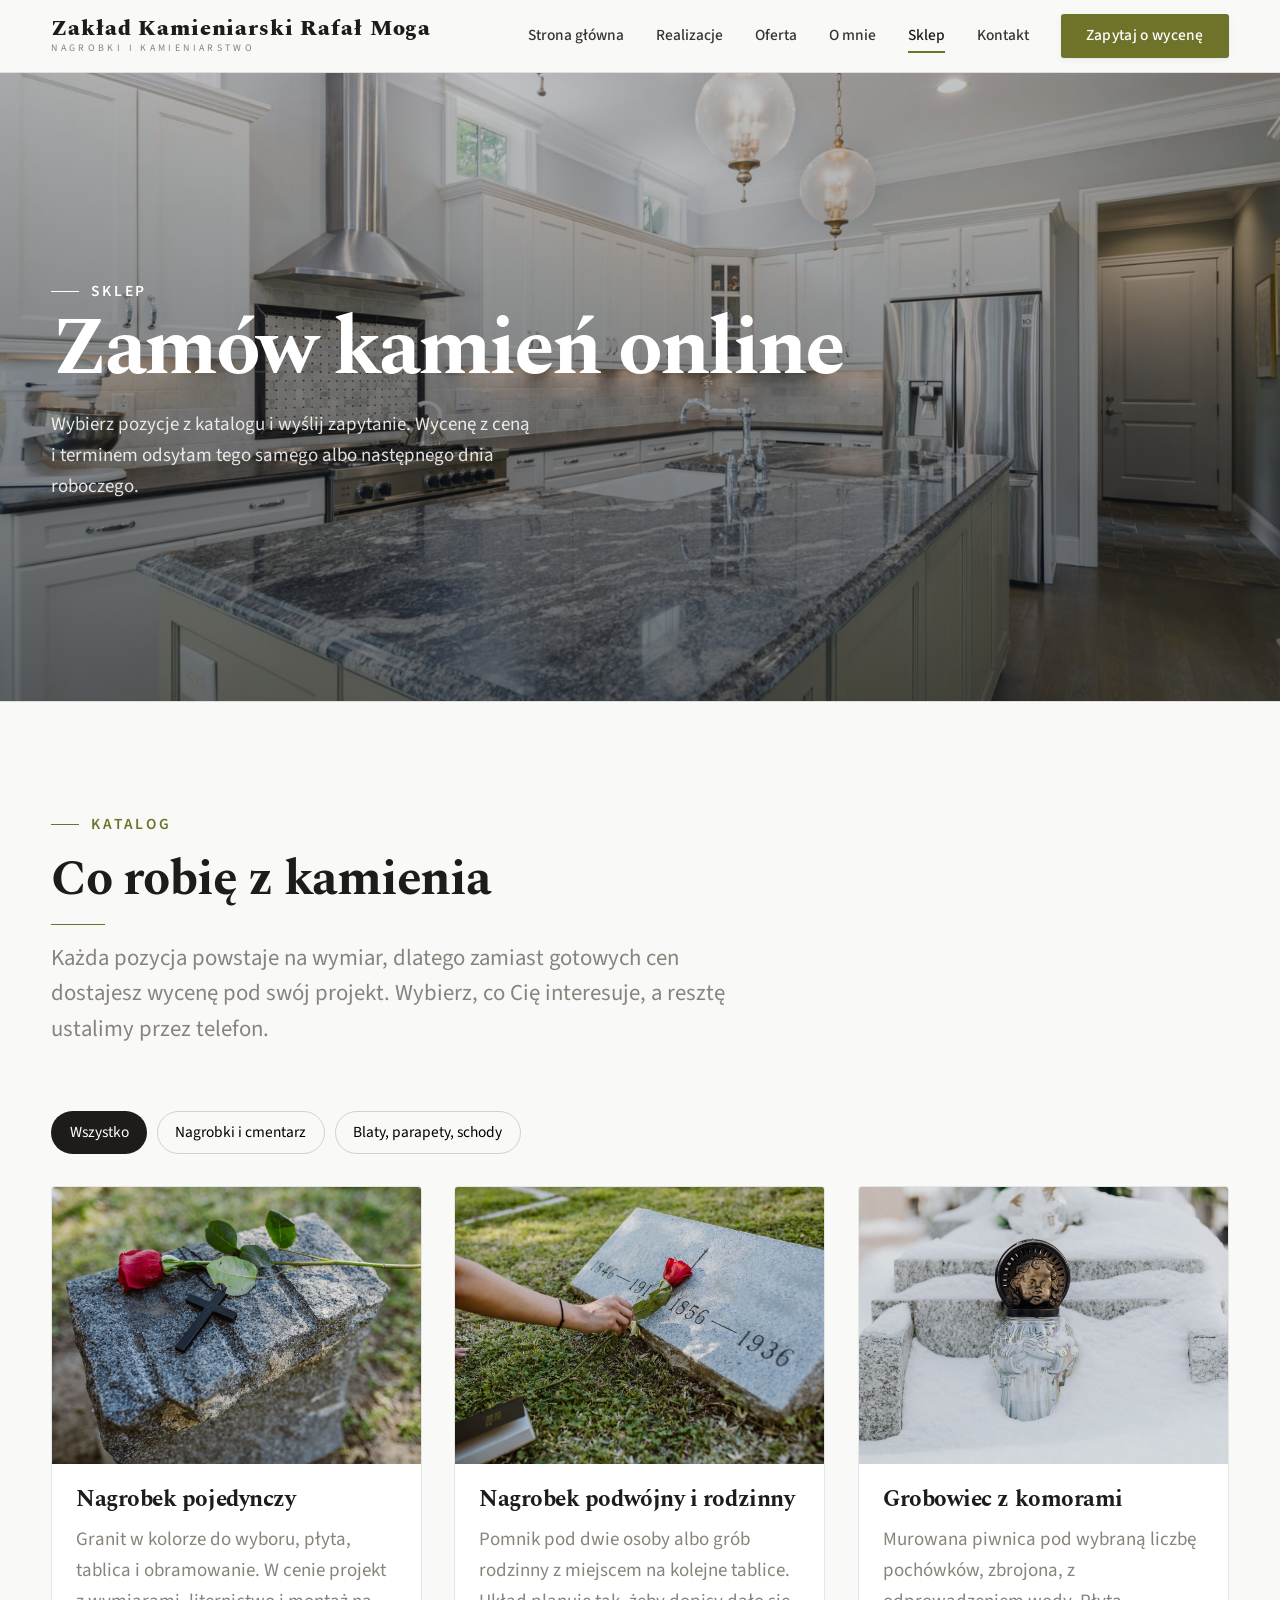
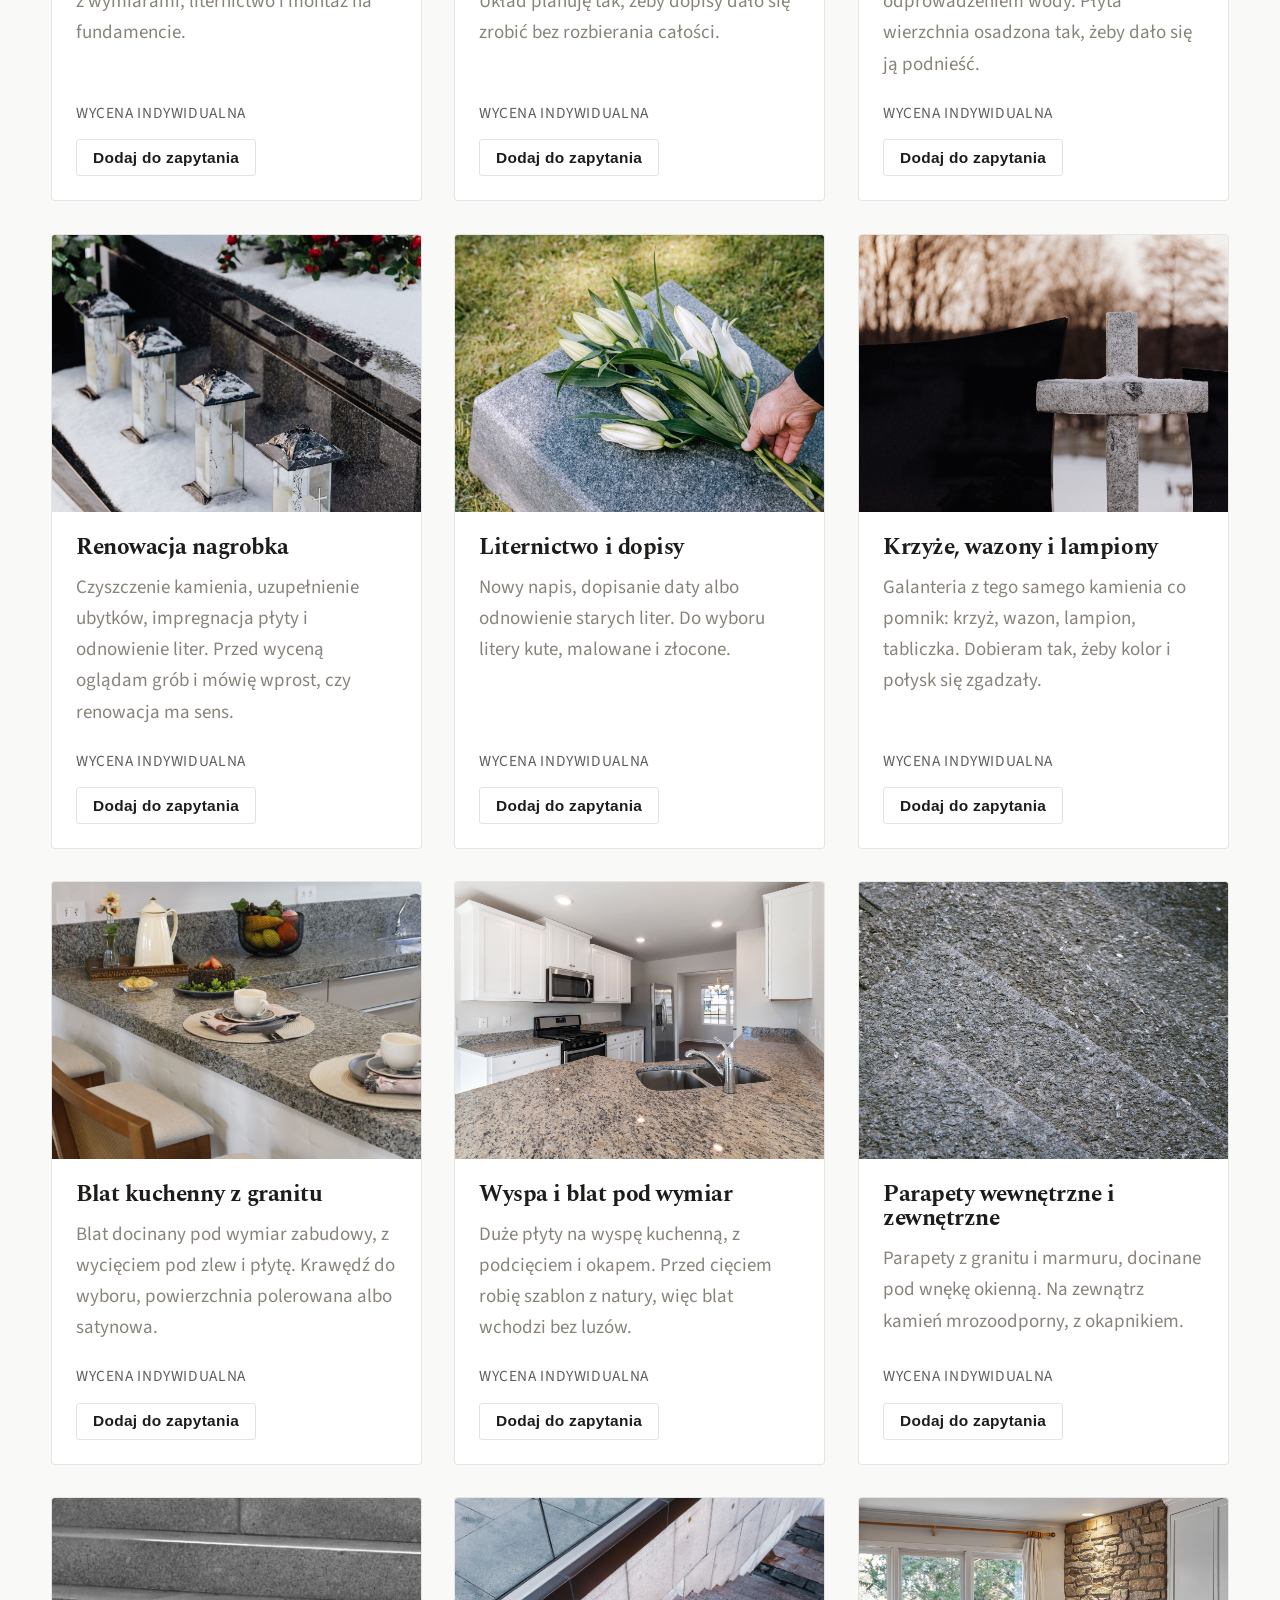
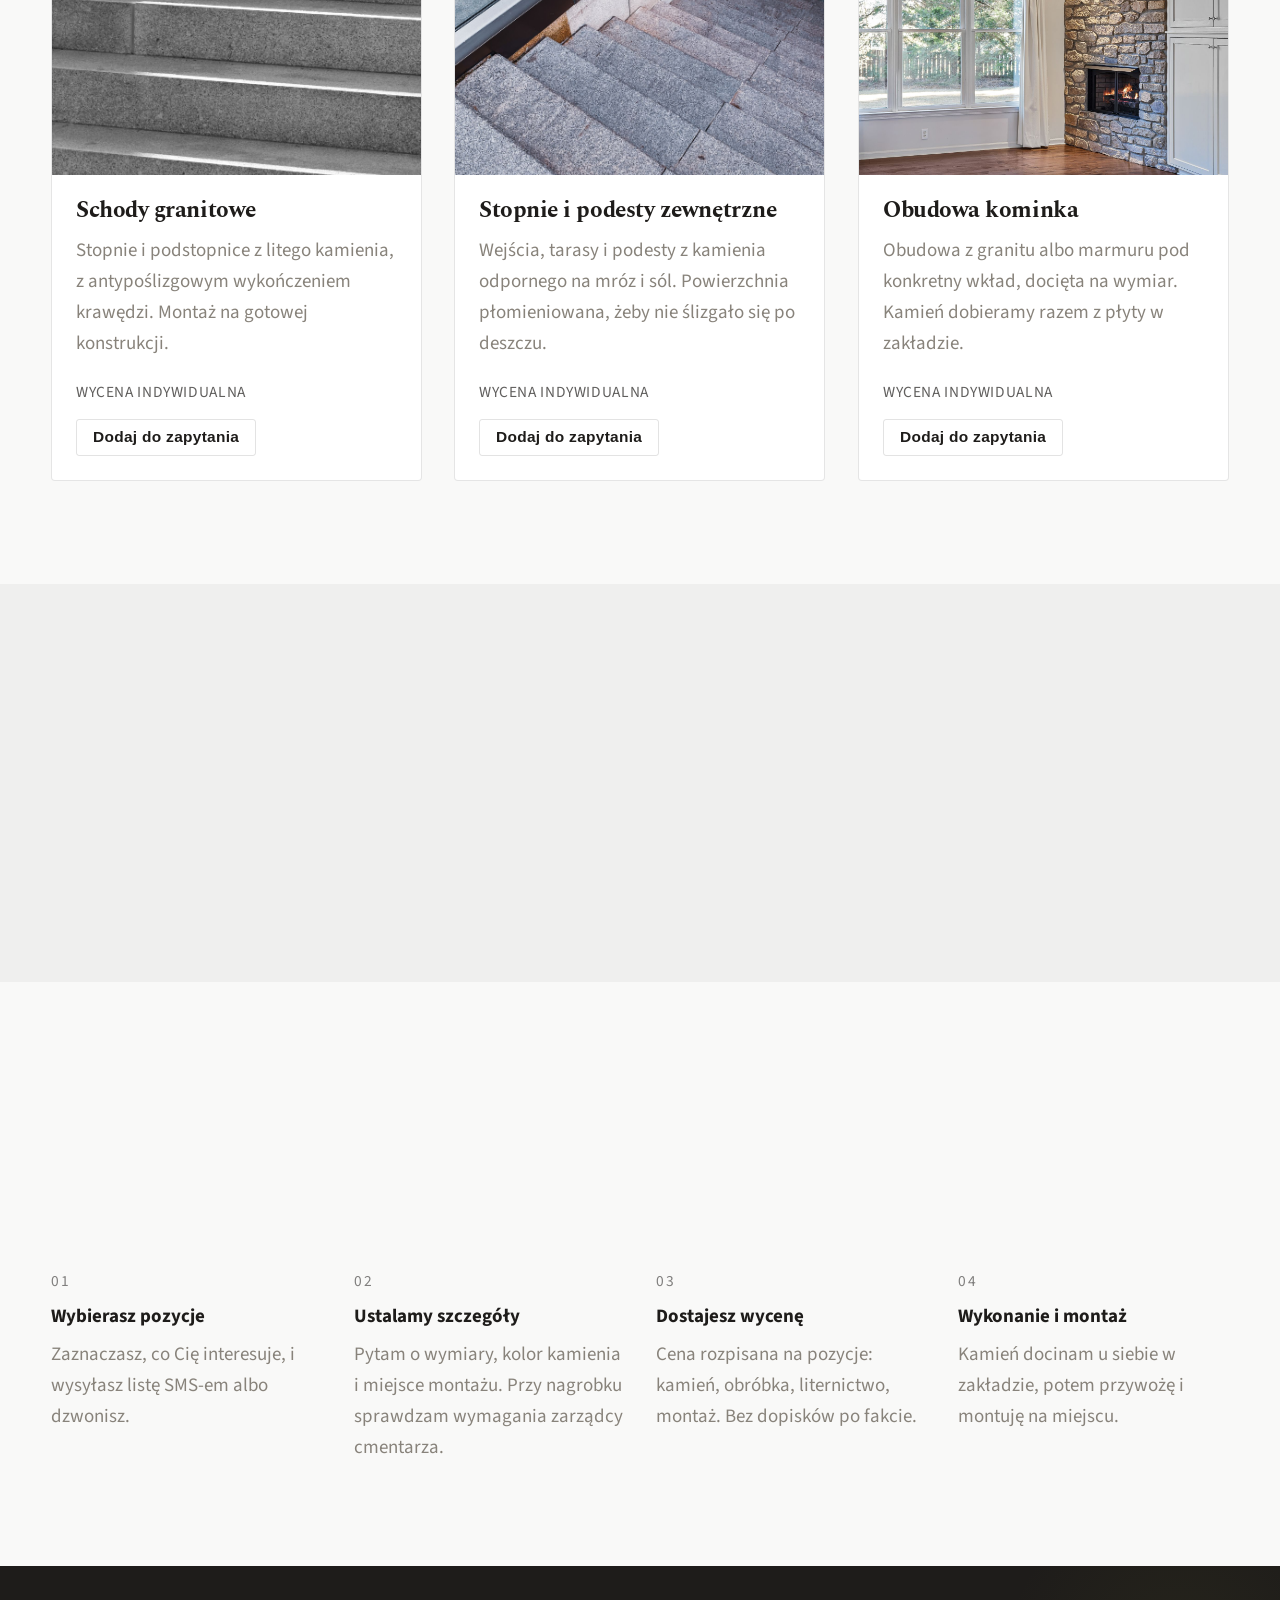
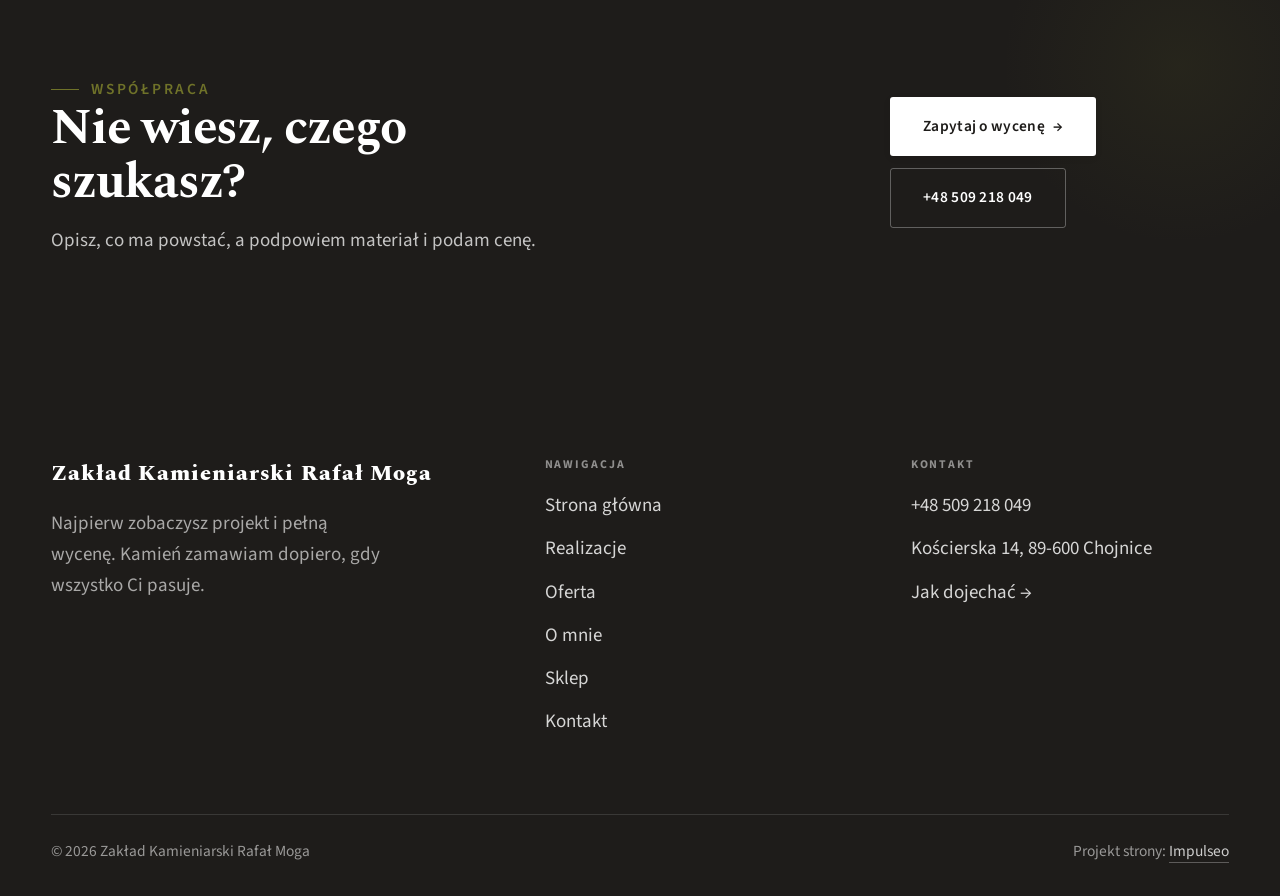
<file: sklep.html>
<!DOCTYPE html>
<html lang="pl">
<head>
<meta charset="UTF-8">
<meta name="viewport" content="width=device-width, initial-scale=1.0">
<title>Sklep kamieniarski Chojnice - nagrobki, blaty, parapety | Zakład Kamieniarski Rafał Moga</title>
<meta name="description" content="Sklep kamieniarski w Chojnicach: nagrobki granitowe, grobowce, blaty kuchenne, parapety, schody i obudowy kominków. Wybierz pozycje i wyślij zapytanie. Tel. +48 509 218 049.">
<link rel="preconnect" href="https://fonts.googleapis.com">
<link rel="preconnect" href="https://fonts.gstatic.com" crossorigin>
<link href="https://fonts.googleapis.com/css2?family=Spectral:wght@500;600;700&family=Source+Sans+3:wght@400;500;600&display=swap" rel="stylesheet">
<link rel="stylesheet" href="assets/styles.css">
<style>
.filtry{display:flex;gap:.6rem;flex-wrap:wrap;margin-bottom:var(--space-6)}
.chip{border:1px solid rgba(0,0,0,.16);background:transparent;border-radius:999px;padding:.5rem 1.1rem;font:inherit;font-size:var(--text-sm);cursor:pointer;transition:.2s}
.chip:hover{border-color:rgba(0,0,0,.4)}
.chip.is-on{background:var(--ink,#23262b);color:#fff;border-color:transparent}
.prod-grid{display:grid;grid-template-columns:repeat(auto-fill,minmax(300px,1fr));gap:var(--space-6)}
.prod{border:1px solid rgba(0,0,0,.1);border-radius:var(--radius,4px);overflow:hidden;display:flex;flex-direction:column;background:#fff}
.prod-art{aspect-ratio:4/3;overflow:hidden}
.prod-art img{width:100%;height:100%;object-fit:cover;transition:transform .6s ease}
.prod:hover .prod-art img{transform:scale(1.04)}
.prod-body{padding:var(--space-5);display:flex;flex-direction:column;gap:.7rem;flex:1}
.prod-body h3{font-size:var(--text-lg,1.15rem);margin:0}
.prod-foot{margin-top:auto;display:flex;align-items:center;justify-content:space-between;gap:.8rem;flex-wrap:wrap;padding-top:.6rem}
.price{font-size:var(--text-sm);letter-spacing:.04em;text-transform:uppercase;opacity:.7}
.prod .add{padding:.55rem 1rem;font-size:var(--text-sm);cursor:pointer}
.prod .add.is-in{background:var(--accent,#8a7457);color:#fff;border-color:transparent}
.koszyk-band{background:rgba(0,0,0,.04)}
.koszyk{display:grid;grid-template-columns:1.4fr 1fr;gap:var(--space-7);align-items:start}
.koszyk-lista{list-style:none;padding:0;margin:.8rem 0 0;display:flex;flex-direction:column;gap:.45rem}
.koszyk-lista li{display:flex;justify-content:space-between;gap:1rem;border-bottom:1px dashed rgba(0,0,0,.16);padding-bottom:.35rem;font-size:var(--text-sm)}
.koszyk-lista button{border:0;background:none;cursor:pointer;font:inherit;opacity:.6}
.koszyk-akcje{display:flex;flex-direction:column;gap:.7rem}
.steps{display:grid;grid-template-columns:repeat(auto-fit,minmax(220px,1fr));gap:var(--space-6)}
.step .num{display:block;font-size:var(--text-sm);letter-spacing:.14em;opacity:.55;margin-bottom:.4rem}
.step h4{margin:0 0 .4rem}
@media(max-width:860px){.koszyk{grid-template-columns:1fr}}
</style>

</head>
<body>

<header class="nav">
  <div class="wrap nav-inner">
    <a class="brand" href="index.html"><span class="name">Zakład Kamieniarski Rafał Moga</span><span class="sub">Nagrobki i kamieniarstwo</span></a>
    <nav class="nav-links">
      <a href="index.html">Strona główna</a>
      <a href="realizacje.html">Realizacje</a>
      <a href="oferta.html">Oferta</a>
      <a href="o-nas.html">O mnie</a>
      <a href="sklep.html" class="active">Sklep</a>
      <a href="kontakt.html">Kontakt</a>
      <a href="kontakt.html" class="btn btn-accent">Zapytaj o wycenę</a>
    </nav>
    <button class="nav-toggle" aria-label="Menu"><span></span><span></span><span></span></button>
  </div>
</header>

<section class="pagehead">
  <img src="img/blat3.jpg" alt="Zakład Kamieniarski Rafał Moga - sklep kamieniarski">
  <div class="wrap">
    <span class="eyebrow">Sklep</span>
    <h1>Zamów kamień online</h1>
    <p>Wybierz pozycje z katalogu i wyślij zapytanie. Wycenę z ceną i terminem odsyłam tego samego albo następnego dnia roboczego.</p>
  </div>
</section>

<section>
  <div class="wrap">
    <div class="head reveal">
      <span class="eyebrow">Katalog</span>
      <h2>Co robię z kamienia</h2>
      <p>Każda pozycja powstaje na wymiar, dlatego zamiast gotowych cen dostajesz wycenę pod swój projekt. Wybierz, co Cię interesuje, a resztę ustalimy przez telefon.</p>
    </div>
    <div class="filtry reveal">
      <button class="chip is-on" data-f="all" type="button">Wszystko</button>
      <button class="chip" data-f="cmentarz" type="button">Nagrobki i cmentarz</button>
      <button class="chip" data-f="wnetrza" type="button">Blaty, parapety, schody</button>
    </div>
    <div class="prod-grid">
      <article class="prod reveal" data-kat="cmentarz">
        <div class="prod-art"><img src="img/g2.jpg" alt="Nagrobek pojedynczy" loading="lazy"></div>
        <div class="prod-body">
          <h3>Nagrobek pojedynczy</h3>
          <p class="muted">Granit w kolorze do wyboru, płyta, tablica i obramowanie. W cenie projekt z wymiarami, liternictwo i montaż na fundamencie.</p>
          <div class="prod-foot">
            <span class="price">Wycena indywidualna</span>
            <button class="btn btn-ghost add" data-nazwa="Nagrobek pojedynczy" type="button">Dodaj do zapytania</button>
          </div>
        </div>
      </article>
      <article class="prod reveal" data-kat="cmentarz">
        <div class="prod-art"><img src="img/g3.jpg" alt="Nagrobek podwójny i rodzinny" loading="lazy"></div>
        <div class="prod-body">
          <h3>Nagrobek podwójny i rodzinny</h3>
          <p class="muted">Pomnik pod dwie osoby albo grób rodzinny z miejscem na kolejne tablice. Układ planuję tak, żeby dopisy dało się zrobić bez rozbierania całości.</p>
          <div class="prod-foot">
            <span class="price">Wycena indywidualna</span>
            <button class="btn btn-ghost add" data-nazwa="Nagrobek podwójny i rodzinny" type="button">Dodaj do zapytania</button>
          </div>
        </div>
      </article>
      <article class="prod reveal" data-kat="cmentarz">
        <div class="prod-art"><img src="img/g4.jpg" alt="Grobowiec z komorami" loading="lazy"></div>
        <div class="prod-body">
          <h3>Grobowiec z komorami</h3>
          <p class="muted">Murowana piwnica pod wybraną liczbę pochówków, zbrojona, z odprowadzeniem wody. Płyta wierzchnia osadzona tak, żeby dało się ją podnieść.</p>
          <div class="prod-foot">
            <span class="price">Wycena indywidualna</span>
            <button class="btn btn-ghost add" data-nazwa="Grobowiec z komorami" type="button">Dodaj do zapytania</button>
          </div>
        </div>
      </article>
      <article class="prod reveal" data-kat="cmentarz">
        <div class="prod-art"><img src="img/g5.jpg" alt="Renowacja nagrobka" loading="lazy"></div>
        <div class="prod-body">
          <h3>Renowacja nagrobka</h3>
          <p class="muted">Czyszczenie kamienia, uzupełnienie ubytków, impregnacja płyty i odnowienie liter. Przed wyceną oglądam grób i mówię wprost, czy renowacja ma sens.</p>
          <div class="prod-foot">
            <span class="price">Wycena indywidualna</span>
            <button class="btn btn-ghost add" data-nazwa="Renowacja nagrobka" type="button">Dodaj do zapytania</button>
          </div>
        </div>
      </article>
      <article class="prod reveal" data-kat="cmentarz">
        <div class="prod-art"><img src="img/g8.jpg" alt="Liternictwo i dopisy" loading="lazy"></div>
        <div class="prod-body">
          <h3>Liternictwo i dopisy</h3>
          <p class="muted">Nowy napis, dopisanie daty albo odnowienie starych liter. Do wyboru litery kute, malowane i złocone.</p>
          <div class="prod-foot">
            <span class="price">Wycena indywidualna</span>
            <button class="btn btn-ghost add" data-nazwa="Liternictwo i dopisy" type="button">Dodaj do zapytania</button>
          </div>
        </div>
      </article>
      <article class="prod reveal" data-kat="cmentarz">
        <div class="prod-art"><img src="img/g7.jpg" alt="Krzyże, wazony i lampiony" loading="lazy"></div>
        <div class="prod-body">
          <h3>Krzyże, wazony i lampiony</h3>
          <p class="muted">Galanteria z tego samego kamienia co pomnik: krzyż, wazon, lampion, tabliczka. Dobieram tak, żeby kolor i połysk się zgadzały.</p>
          <div class="prod-foot">
            <span class="price">Wycena indywidualna</span>
            <button class="btn btn-ghost add" data-nazwa="Krzyże, wazony i lampiony" type="button">Dodaj do zapytania</button>
          </div>
        </div>
      </article>
      <article class="prod reveal" data-kat="wnetrza">
        <div class="prod-art"><img src="img/blat1.jpg" alt="Blat kuchenny z granitu" loading="lazy"></div>
        <div class="prod-body">
          <h3>Blat kuchenny z granitu</h3>
          <p class="muted">Blat docinany pod wymiar zabudowy, z wycięciem pod zlew i płytę. Krawędź do wyboru, powierzchnia polerowana albo satynowa.</p>
          <div class="prod-foot">
            <span class="price">Wycena indywidualna</span>
            <button class="btn btn-ghost add" data-nazwa="Blat kuchenny z granitu" type="button">Dodaj do zapytania</button>
          </div>
        </div>
      </article>
      <article class="prod reveal" data-kat="wnetrza">
        <div class="prod-art"><img src="img/blat2.jpg" alt="Wyspa i blat pod wymiar" loading="lazy"></div>
        <div class="prod-body">
          <h3>Wyspa i blat pod wymiar</h3>
          <p class="muted">Duże płyty na wyspę kuchenną, z podcięciem i okapem. Przed cięciem robię szablon z natury, więc blat wchodzi bez luzów.</p>
          <div class="prod-foot">
            <span class="price">Wycena indywidualna</span>
            <button class="btn btn-ghost add" data-nazwa="Wyspa i blat pod wymiar" type="button">Dodaj do zapytania</button>
          </div>
        </div>
      </article>
      <article class="prod reveal" data-kat="wnetrza">
        <div class="prod-art"><img src="img/granit.jpg" alt="Parapety wewnętrzne i zewnętrzne" loading="lazy"></div>
        <div class="prod-body">
          <h3>Parapety wewnętrzne i zewnętrzne</h3>
          <p class="muted">Parapety z granitu i marmuru, docinane pod wnękę okienną. Na zewnątrz kamień mrozoodporny, z okapnikiem.</p>
          <div class="prod-foot">
            <span class="price">Wycena indywidualna</span>
            <button class="btn btn-ghost add" data-nazwa="Parapety wewnętrzne i zewnętrzne" type="button">Dodaj do zapytania</button>
          </div>
        </div>
      </article>
      <article class="prod reveal" data-kat="wnetrza">
        <div class="prod-art"><img src="img/schody1.jpg" alt="Schody granitowe" loading="lazy"></div>
        <div class="prod-body">
          <h3>Schody granitowe</h3>
          <p class="muted">Stopnie i podstopnice z litego kamienia, z antypoślizgowym wykończeniem krawędzi. Montaż na gotowej konstrukcji.</p>
          <div class="prod-foot">
            <span class="price">Wycena indywidualna</span>
            <button class="btn btn-ghost add" data-nazwa="Schody granitowe" type="button">Dodaj do zapytania</button>
          </div>
        </div>
      </article>
      <article class="prod reveal" data-kat="wnetrza">
        <div class="prod-art"><img src="img/schody3.jpg" alt="Stopnie i podesty zewnętrzne" loading="lazy"></div>
        <div class="prod-body">
          <h3>Stopnie i podesty zewnętrzne</h3>
          <p class="muted">Wejścia, tarasy i podesty z kamienia odpornego na mróz i sól. Powierzchnia płomieniowana, żeby nie ślizgało się po deszczu.</p>
          <div class="prod-foot">
            <span class="price">Wycena indywidualna</span>
            <button class="btn btn-ghost add" data-nazwa="Stopnie i podesty zewnętrzne" type="button">Dodaj do zapytania</button>
          </div>
        </div>
      </article>
      <article class="prod reveal" data-kat="wnetrza">
        <div class="prod-art"><img src="img/kominek2.jpg" alt="Obudowa kominka" loading="lazy"></div>
        <div class="prod-body">
          <h3>Obudowa kominka</h3>
          <p class="muted">Obudowa z granitu albo marmuru pod konkretny wkład, docięta na wymiar. Kamień dobieramy razem z płyty w zakładzie.</p>
          <div class="prod-foot">
            <span class="price">Wycena indywidualna</span>
            <button class="btn btn-ghost add" data-nazwa="Obudowa kominka" type="button">Dodaj do zapytania</button>
          </div>
        </div>
      </article>
    </div>
  </div>
</section>

<section class="koszyk-band">
  <div class="wrap">
    <div class="koszyk reveal">
      <div>
        <span class="eyebrow">Twoje zapytanie</span>
        <h3 id="koszyk-tytul">Lista jest pusta</h3>
        <ul id="koszyk-lista" class="koszyk-lista"></ul>
        <p class="muted" id="koszyk-podpowiedz">Dodaj pozycje z katalogu, a przygotuję je do wysyłki jednym kliknięciem.</p>
      </div>
      <div class="koszyk-akcje">
        <a id="wyslij-sms" class="btn btn-accent" href="sms:+48509218049">Wyślij zapytanie SMS <span class="arr">→</span></a>
        <a class="btn btn-ghost" href="tel:+48509218049">Zadzwoń: +48 509 218 049</a>
        <button class="btn btn-ghost" id="czysc" type="button">Wyczyść listę</button>
      </div>
    </div>
  </div>
</section>

<section>
  <div class="wrap">
    <div class="head reveal">
      <span class="eyebrow">Jak to działa</span>
      <h2>Od zapytania do montażu</h2>
    </div>
    <div class="steps">
      <div class="step reveal"><span class="num">01</span><h4>Wybierasz pozycje</h4><p class="muted">Zaznaczasz, co Cię interesuje, i wysyłasz listę SMS-em albo dzwonisz.</p></div>
      <div class="step reveal"><span class="num">02</span><h4>Ustalamy szczegóły</h4><p class="muted">Pytam o wymiary, kolor kamienia i miejsce montażu. Przy nagrobku sprawdzam wymagania zarządcy cmentarza.</p></div>
      <div class="step reveal"><span class="num">03</span><h4>Dostajesz wycenę</h4><p class="muted">Cena rozpisana na pozycje: kamień, obróbka, liternictwo, montaż. Bez dopisków po fakcie.</p></div>
      <div class="step reveal"><span class="num">04</span><h4>Wykonanie i montaż</h4><p class="muted">Kamień docinam u siebie w zakładzie, potem przywożę i montuję na miejscu.</p></div>
    </div>
  </div>
</section>

<section class="cta">
  <div class="wrap">
    <div class="reveal">
      <span class="eyebrow">Współpraca</span>
      <h2>Nie wiesz, czego szukasz?</h2>
      <p>Opisz, co ma powstać, a podpowiem materiał i podam cenę.</p>
    </div>
    <div class="cta-actions reveal">
      <a href="kontakt.html" class="btn btn-light">Zapytaj o wycenę <span class="arr">→</span></a>
      <a href="tel:+48509218049" class="btn btn-ghost" style="color:#fff;border-color:rgba(255,255,255,.3)">+48 509 218 049</a>
    </div>
  </div>
</section>

<footer>
  <div class="wrap">
    <div class="foot-grid">
      <div class="foot-brand">
        <div class="name">Zakład Kamieniarski Rafał Moga</div>
        <p>Najpierw zobaczysz projekt i pełną wycenę. Kamień zamawiam dopiero, gdy wszystko Ci pasuje.</p>
      </div>
      <div class="foot-col">
        <h4>Nawigacja</h4>
        <a href="index.html">Strona główna</a>
        <a href="realizacje.html">Realizacje</a>
        <a href="oferta.html">Oferta</a>
        <a href="o-nas.html">O mnie</a>
        <a href="sklep.html">Sklep</a>
        <a href="kontakt.html">Kontakt</a>
      </div>
      <div class="foot-col">
        <h4>Kontakt</h4>
        <a href="tel:+48509218049">+48 509 218 049</a>
        <p>Kościerska 14, 89-600 Chojnice</p>
        <a href="https://maps.google.com/?cid=12086845877738569037" target="_blank" rel="noopener">Jak dojechać →</a>
      </div>
    </div>
    <div class="foot-bot">
      <span>© 2026 Zakład Kamieniarski Rafał Moga</span>
      <span>Projekt strony: <a class="foot-credit" href="https://impulseo.pl" target="_blank" rel="noopener">Impulseo</a></span>
    </div>
  </div>
</footer>


<script src="assets/main.js"></script>
<script>
(function(){
  var lista=[];
  var ul=document.getElementById('koszyk-lista'), ttl=document.getElementById('koszyk-tytul'),
      pod=document.getElementById('koszyk-podpowiedz'), sms=document.getElementById('wyslij-sms');
  function render(){
    ul.innerHTML='';
    lista.forEach(function(n,i){
      var li=document.createElement('li');
      li.innerHTML='<span>'+n+'</span>';
      var b=document.createElement('button'); b.type='button'; b.textContent='usuń';
      b.onclick=function(){ lista.splice(i,1); sync(); };
      li.appendChild(b); ul.appendChild(li);
    });
    ttl.textContent = lista.length ? ('Wybrane pozycje: '+lista.length) : 'Lista jest pusta';
    pod.style.display = lista.length ? 'none' : '';
    var tresc = lista.length ? ('Dzien dobry, pytam o wycene: '+lista.join(', ')+'.') : '';
    sms.setAttribute('href','sms:+48509218049'+(tresc?('&body='+encodeURIComponent(tresc)):''));
  }
  function sync(){
    render();
    document.querySelectorAll('.add').forEach(function(b){
      b.classList.toggle('is-in', lista.indexOf(b.dataset.nazwa)>-1);
      b.textContent = lista.indexOf(b.dataset.nazwa)>-1 ? 'W zapytaniu' : 'Dodaj do zapytania';
    });
  }
  document.querySelectorAll('.add').forEach(function(b){
    b.addEventListener('click', function(){
      var n=b.dataset.nazwa, i=lista.indexOf(n);
      if(i>-1) lista.splice(i,1); else lista.push(n);
      sync();
      if(lista.length===1) document.querySelector('.koszyk-band').scrollIntoView({behavior:'smooth',block:'center'});
    });
  });
  document.getElementById('czysc').addEventListener('click', function(){ lista=[]; sync(); });
  document.querySelectorAll('.chip').forEach(function(c){
    c.addEventListener('click', function(){
      document.querySelectorAll('.chip').forEach(function(x){x.classList.remove('is-on')});
      c.classList.add('is-on');
      var f=c.dataset.f;
      document.querySelectorAll('.prod').forEach(function(p){
        p.style.display = (f==='all'||p.dataset.kat===f) ? '' : 'none';
      });
    });
  });
  sync();
})();
</script>

</body>
</html>
</file>
<file: assets/styles.css>
/* ============================================================
   STOLBASZ — premium, architektoniczny B2B fit-out
   Jasna paleta, zero brązu. System wg premium-web-craft.
   Projekt strony: Impulseo (impulseo.pl)
   ============================================================ */

:root{
  /* PALETA — jasna, architektoniczna, chłodna */
  --paper:#F2F1EE;          /* główne tło */
  --paper-2:#E5E3DE;        /* sekcje alternatywne (chłodny jasny szary) */
  --paper-3:#E5E3DE;        /* delikatne wypełnienia */
  --ink:#1E1C1A;            /* tekst główny — chłodny grafit */
  --ink-soft:#38332F;       /* nagłówki drugorzędne */
  --muted:#88837B;          /* tekst poboczny */
  --line:rgba(30,28,26,.12);/* hairline */
  --accent:#836A42;         /* stonowany petrol-slate — jedyny akcent */
  --accent-d:#67522F;
  --accent-soft:rgba(131,106,66,.10);
  --dark:#1E1C1A;           /* sekcje ciemne (stopka/CTA) */

  /* ODSTĘPY — skala 4/8 */
  --space-1:4px; --space-2:8px; --space-3:12px; --space-4:16px; --space-5:24px;
  --space-6:32px; --space-7:48px; --space-8:64px; --space-9:96px; --space-10:128px;

  /* TYPOGRAFIA — fluid clamp() (skala podbita 16.07.2026: większe, czytelniejsze litery — uwaga Adama) */
  --text-sm:clamp(.9rem,.87rem + .12vw,1rem);
  --text-base:clamp(1.08rem,1.04rem + .18vw,1.2rem);
  --text-lg:clamp(1.24rem,1.15rem + .34vw,1.44rem);
  --text-h3:clamp(1.34rem,1.22rem + .55vw,1.66rem);
  --text-h2:clamp(2.1rem,1.66rem + 2.1vw,3.1rem);
  --text-h1:clamp(2.9rem,2.1rem + 4vw,5.1rem);

  /* PROMIENIE — architektoniczne, raczej ostre */
  --r-sm:3px; --r-md:6px; --r-lg:10px;

  /* RUCH */
  --ease:cubic-bezier(.25,.46,.45,.94); --dur:.24s;

  /* CIENIE — miękkie, warstwowe */
  --sh-sm:0 1px 2px rgba(16,24,32,.04), 0 2px 8px rgba(16,24,32,.05);
  --sh-md:0 2px 6px rgba(16,24,32,.05), 0 12px 28px -8px rgba(16,24,32,.12);
  --sh-lg:0 6px 14px rgba(16,24,32,.07), 0 26px 56px -18px rgba(16,24,32,.22);

  --hairline:1px solid var(--line);

  --font-display:'Spectral',serif;
  --font-body:'Source Sans 3',sans-serif;
}

*{box-sizing:border-box;margin:0;padding:0}
html{scroll-behavior:smooth}
body{
  font-family:var(--font-body);
  font-size:var(--text-base);
  line-height:1.65;
  color:var(--ink);
  background:var(--paper);
  -webkit-font-smoothing:antialiased;
  text-rendering:optimizeLegibility;
}
img{max-width:100%;display:block}
a{color:inherit;text-decoration:none}

.wrap{width:min(92%,1180px);margin-inline:auto}
section{padding-block:clamp(52px,6.5vw,96px)}

h1,h2,h3{font-family:var(--font-display);font-weight:700;line-height:1.08;letter-spacing:-.02em;color:var(--ink)}
h1{font-size:var(--text-h1);letter-spacing:-.035em}
h2{font-size:var(--text-h2);letter-spacing:-.025em}
h3{font-size:var(--text-h3)}
p{max-width:65ch}

.eyebrow{
  font-family:var(--font-body);
  font-size:var(--text-sm);
  font-weight:600;
  letter-spacing:.18em;
  text-transform:uppercase;
  color:var(--accent);
  display:inline-flex;align-items:center;gap:var(--space-3);
}
.eyebrow::before{content:"";width:28px;height:1px;background:var(--accent);display:inline-block}

.muted{color:var(--muted)}
.lead{font-size:var(--text-lg);line-height:1.55;color:var(--ink-soft);max-width:50ch}

/* ---------- BUTTONS ---------- */
.btn{
  display:inline-flex;align-items:center;gap:var(--space-2);
  font-weight:600;font-size:var(--text-sm);letter-spacing:.02em;
  padding:var(--space-4) var(--space-6);
  border-radius:var(--r-sm);
  transition:transform var(--dur) var(--ease),box-shadow var(--dur) var(--ease),background var(--dur) var(--ease);
  cursor:pointer;border:1px solid transparent;
}
.btn-accent{background:var(--accent);color:#fff;box-shadow:var(--sh-sm)}
.btn-accent:hover{background:var(--accent-d);transform:translateY(-2px);box-shadow:var(--sh-md)}
.btn-accent:active{transform:translateY(0);box-shadow:var(--sh-sm)}
.btn-ghost{background:transparent;color:var(--ink);border-color:var(--line)}
.btn-ghost:hover{border-color:var(--accent);color:var(--accent);transform:translateY(-2px)}
.btn-light{background:#fff;color:var(--ink);box-shadow:var(--sh-sm)}
.btn-light:hover{transform:translateY(-2px);box-shadow:var(--sh-md)}
.btn .arr{transition:transform var(--dur) var(--ease)}
.btn:hover .arr{transform:translateX(4px)}

/* ---------- NAV ---------- */
.nav{
  position:sticky;top:0;z-index:50;
  background:color-mix(in srgb,var(--paper) 88%,transparent);
  backdrop-filter:saturate(140%) blur(10px);
  border-bottom:var(--hairline);
}
.nav-inner{display:flex;align-items:center;justify-content:space-between;height:72px}
.brand{display:flex;flex-direction:column;line-height:1}
.brand .name{font-family:var(--font-display);font-weight:800;font-size:1.35rem;letter-spacing:.04em}
.brand .sub{font-size:.62rem;letter-spacing:.34em;text-transform:uppercase;color:var(--muted);margin-top:5px}
.nav-links{display:flex;align-items:center;gap:var(--space-6)}
.nav-links a{font-size:var(--text-sm);font-weight:500;color:var(--ink-soft);position:relative;padding-block:4px;transition:color var(--dur) var(--ease)}
.nav-links a::after{content:"";position:absolute;left:0;bottom:0;width:0;height:1.5px;background:var(--accent);transition:width var(--dur) var(--ease)}
.nav-links a:hover,.nav-links a.active{color:var(--ink)}
.nav-links a:hover::after,.nav-links a.active::after{width:100%}
.nav-links .btn{padding:var(--space-2) var(--space-5)}
/* przyciski w nav: właściwy kolor (przebij .nav-links a) + bez podkreślenia */
.nav-links a.btn-accent{color:#fff}
.nav-links a.btn-ghost,.nav-links a.btn-light{color:var(--ink)}
.nav-links a.btn::after{display:none}
.nav-toggle{display:none;background:none;border:none;cursor:pointer;flex-direction:column;gap:5px;padding:8px}
.nav-toggle span{width:24px;height:2px;background:var(--ink);transition:var(--dur)}

/* ---------- HERO (split) ---------- */
.hero{position:relative;overflow:hidden;border-bottom:var(--hairline)}
.hero-grid{display:grid;grid-template-columns:1.05fr .95fr;gap:clamp(24px,4vw,60px);align-items:center;
  padding-block:clamp(36px,4.5vw,64px)}
.hero-copy .eyebrow{margin-bottom:var(--space-5)}
.hero-copy h1{margin-bottom:var(--space-5)}
.hero-copy .lead{margin-bottom:var(--space-7)}
.hero-actions{display:flex;flex-wrap:wrap;gap:var(--space-4)}
.hero-art{position:relative;aspect-ratio:4/3;border-radius:var(--r-lg);overflow:hidden;box-shadow:var(--sh-lg)}
.hero-art img{width:100%;height:100%;object-fit:cover}
.hero-art::after{content:"";position:absolute;inset:0;background:linear-gradient(180deg,transparent 55%,rgba(18,24,28,.28))}
.hero-badge{position:absolute;left:var(--space-5);bottom:var(--space-5);z-index:2;
  background:rgba(252,252,251,.94);backdrop-filter:blur(4px);
  border-radius:var(--r-md);padding:var(--space-4) var(--space-5);box-shadow:var(--sh-md);max-width:78%}
.hero-badge strong{display:block;font-family:var(--font-display);font-size:1rem;letter-spacing:-.01em}
.hero-badge span{font-size:var(--text-sm);color:var(--muted)}

/* ---------- HERO duży / kinowy (strona główna) ---------- */
.hero-cine{position:relative;min-height:clamp(560px,82vh,840px);min-height:clamp(560px,82svh,840px);display:flex;align-items:center;overflow:hidden;border-bottom:var(--hairline)}
.hero-cine>img{position:absolute;inset:0;width:100%;height:100%;object-fit:cover;z-index:0}
.hero-cine::after{content:"";position:absolute;inset:0;z-index:1;
  background:linear-gradient(95deg,rgba(13,18,23,.86) 0%,rgba(13,18,23,.64) 32%,rgba(13,18,23,.24) 62%,rgba(13,18,23,.04) 100%)}
.hero-cine .wrap{position:relative;z-index:2;padding-block:var(--space-8)}
.hero-cine .hero-copy{max-width:660px}
.hero-cine .eyebrow{color:#fff;margin-bottom:var(--space-5)}
.hero-cine .eyebrow::before{background:#fff}
.hero-cine h1{color:#fff;margin-bottom:var(--space-5);font-size:clamp(2.9rem,2rem + 4.4vw,5.2rem)}
.hero-cine .lead{color:rgba(255,255,255,.92);max-width:48ch;margin-bottom:var(--space-7)}
.hero-cine .hero-actions{display:flex;flex-wrap:wrap;gap:var(--space-4)}
@media(max-width:680px){
  .hero-cine{min-height:clamp(520px,76vh,640px);min-height:clamp(520px,76svh,640px);align-items:flex-end}
  .hero-cine::after{background:linear-gradient(0deg,rgba(13,18,23,.9) 6%,rgba(13,18,23,.45) 55%,rgba(13,18,23,.25) 100%)}
  .hero-cine .wrap{padding-bottom:var(--space-9)}
}

/* full-bleed hero variant (podstrony) */
.pagehead{position:relative;min-height:46vh;min-height:46svh;display:flex;align-items:flex-end;overflow:hidden;border-bottom:var(--hairline)}
.pagehead img{position:absolute;inset:0;width:100%;height:100%;object-fit:cover}
.pagehead::after{content:"";position:absolute;inset:0;background:linear-gradient(180deg,rgba(18,24,28,.25),rgba(18,24,28,.62))}
.pagehead .wrap{position:relative;z-index:2;padding-block:var(--space-9);color:#fff}
.pagehead h1{color:#fff;max-width:18ch}
.pagehead .eyebrow{color:#fff}
.pagehead .eyebrow::before{background:#fff}
.pagehead p{color:rgba(255,255,255,.86);margin-top:var(--space-4);max-width:54ch}

/* ---------- STRIP (pasek skrótów / liczby) ---------- */
.strip{background:var(--dark);color:#fff}
.strip .wrap{display:grid;grid-template-columns:repeat(4,1fr);gap:var(--space-6);padding-block:var(--space-8)}
.strip .item .k{font-family:var(--font-display);font-size:clamp(1.6rem,1.2rem + 1.4vw,2.4rem);font-weight:800;letter-spacing:-.02em;color:#fff}
.strip .item .v{font-size:var(--text-sm);color:rgba(255,255,255,.66);margin-top:var(--space-2);line-height:1.45}
.strip .item{border-left:2px solid var(--accent);padding-left:var(--space-5)}

/* ---------- SECTION HEAD ---------- */
.head{max-width:48rem;margin-bottom:var(--space-8)}
.head.center{margin-inline:auto;text-align:center}
.head .eyebrow{margin-bottom:var(--space-4)}
.head h2{margin-bottom:var(--space-4)}
.head p{color:var(--muted);font-size:var(--text-lg);line-height:1.55}
.head.center p{margin-inline:auto}

/* ---------- INTRO SPLIT ---------- */
.split{display:grid;grid-template-columns:.92fr 1.08fr;gap:clamp(28px,5vw,80px);align-items:center}
.split.rev{grid-template-columns:1.08fr .92fr}
.split.rev .split-art{order:-1}
.split-art{position:relative;aspect-ratio:5/4;border-radius:var(--r-lg);overflow:hidden;box-shadow:var(--sh-lg)}
.split-art img{width:100%;height:100%;object-fit:cover}
.split-copy h2{margin-bottom:var(--space-5)}
.split-copy p+p{margin-top:var(--space-4)}
.split-copy .btn{margin-top:var(--space-6)}

/* ---------- SERVICES (zakres) ---------- */
.svc-grid{display:grid;grid-template-columns:repeat(auto-fit,minmax(280px,1fr));gap:var(--space-5)}
.svc{background:#fff;border:var(--hairline);border-radius:var(--r-md);padding:var(--space-7) var(--space-6);
  transition:transform var(--dur) var(--ease),box-shadow var(--dur) var(--ease),border-color var(--dur) var(--ease);
  position:relative;overflow:hidden}
.svc::before{content:"";position:absolute;left:0;top:0;width:3px;height:0;background:var(--accent);transition:height var(--dur) var(--ease)}
.svc:hover{transform:translateY(-4px);box-shadow:var(--sh-md);border-color:transparent}
.svc:hover::before{height:100%}
.svc .ic{font-family:var(--font-display);font-size:.8rem;font-weight:700;letter-spacing:.12em;color:var(--accent);margin-bottom:var(--space-4)}
.svc h3{margin-bottom:var(--space-3);font-size:1.22rem}
.svc p{color:var(--muted);font-size:var(--text-base);line-height:1.6}

/* big detailed service rows */
.svc-row{display:grid;grid-template-columns:.8fr 1.2fr;gap:clamp(20px,4vw,60px);align-items:center;padding-block:var(--space-8)}
.svc-row+.svc-row{border-top:var(--hairline)}
.svc-row.rev{grid-template-columns:1.2fr .8fr}
.svc-row.rev .svc-row-art{order:-1}
.svc-row-art{aspect-ratio:4/3;border-radius:var(--r-md);overflow:hidden;box-shadow:var(--sh-md)}
.svc-row-art img{width:100%;height:100%;object-fit:cover}
.svc-row h3{font-size:1.5rem;margin-bottom:var(--space-4)}
.svc-row .num{font-family:var(--font-display);font-size:.85rem;font-weight:700;letter-spacing:.14em;color:var(--accent);display:block;margin-bottom:var(--space-3)}
.svc-row ul{list-style:none;margin-top:var(--space-4);display:flex;flex-direction:column;gap:var(--space-2)}
.svc-row li{position:relative;padding-left:var(--space-5);color:var(--muted);font-size:var(--text-base)}
.svc-row li::before{content:"";position:absolute;left:0;top:.62em;width:8px;height:1px;background:var(--accent)}

/* ---------- GALLERY (realizacje) ---------- */
.gallery{display:grid;grid-template-columns:repeat(12,1fr);gap:var(--space-4);grid-auto-rows:200px}
/* GALERIA MASONRY — pionowe zdjęcia (portrety beauty/wellness) bez przycinania: kolumny, height auto */
.gallery-masonry{column-count:3;column-gap:var(--space-4)}
@media(max-width:900px){.gallery-masonry{column-count:2}}
@media(max-width:560px){.gallery-masonry{column-count:1}}
.gallery-masonry .m-tile{break-inside:avoid;margin:0 0 var(--space-4);padding:0;position:relative;overflow:hidden;border-radius:var(--r-md);border:1px solid var(--line)}
.gallery-masonry .m-tile img{width:100%;height:auto;display:block}
.gallery-masonry .m-tile .cap{position:absolute;left:0;right:0;bottom:0;padding:var(--space-4);color:#fff;background:linear-gradient(0deg,rgba(0,0,0,.55),transparent);font-size:var(--text-sm)}
.gallery-masonry .m-tile .cap small{display:block;font-weight:400;opacity:.78;letter-spacing:.04em;text-transform:uppercase;font-size:.66rem;margin-top:3px}
.tile{position:relative;overflow:hidden;border-radius:var(--r-md);box-shadow:var(--sh-sm);
  transition:transform var(--dur) var(--ease),box-shadow var(--dur) var(--ease)}
.tile img{width:100%;height:100%;object-fit:cover;transition:transform .6s var(--ease)}
.tile:hover{box-shadow:var(--sh-md)}
.tile:hover img{transform:scale(1.05)}
.tile .cap{position:absolute;left:0;right:0;bottom:0;padding:var(--space-5) var(--space-4) var(--space-4);
  background:linear-gradient(transparent,rgba(18,24,28,.78));color:#fff;
  font-size:var(--text-sm);font-weight:600;letter-spacing:.01em;
  opacity:0;transform:translateY(8px);transition:var(--dur) var(--ease)}
.tile:hover .cap{opacity:1;transform:translateY(0)}
.tile .cap small{display:block;font-weight:400;opacity:.78;letter-spacing:.04em;text-transform:uppercase;font-size:.66rem;margin-top:3px}
/* bento spans */
.t-wide{grid-column:span 6}
.t-tall{grid-column:span 6;grid-row:span 2}
.t-std{grid-column:span 6}
.t-third{grid-column:span 4}
.t-two3{grid-column:span 8}

/* ---------- TRUST / WIARYGODNOŚĆ ---------- */
.trust{background:var(--paper-2)}
.trust-grid{display:grid;grid-template-columns:repeat(auto-fit,minmax(240px,1fr));gap:var(--space-5);margin-top:var(--space-7)}
.trust-card{background:#fff;border-radius:var(--r-md);padding:var(--space-7) var(--space-6);box-shadow:var(--sh-sm);border-top:3px solid var(--accent)}
.trust-card .big{font-family:var(--font-display);font-size:clamp(1.8rem,1.3rem + 1.6vw,2.6rem);font-weight:800;letter-spacing:-.02em;color:var(--ink);line-height:1}
.trust-card h3{font-size:1.12rem;margin:var(--space-3) 0 var(--space-2)}
.trust-card p{color:var(--muted);font-size:var(--text-base);line-height:1.55}

/* ---------- CTA band ---------- */
.cta{background:var(--dark);color:#fff;position:relative;overflow:hidden}
.cta .wrap{display:grid;grid-template-columns:1.4fr .6fr;gap:var(--space-7);align-items:center;position:relative;z-index:2}
.cta h2{color:#fff;max-width:20ch}
.cta p{color:rgba(255,255,255,.74);margin-top:var(--space-4)}
.cta-actions{display:flex;flex-direction:column;gap:var(--space-3);align-items:flex-start}
.cta::before{content:"";position:absolute;right:-80px;top:-80px;width:360px;height:360px;border-radius:50%;
  background:radial-gradient(circle,var(--accent-soft),transparent 70%)}

/* ---------- CONTACT ---------- */
.contact-grid{display:grid;grid-template-columns:.85fr 1.15fr;gap:clamp(28px,4vw,56px);align-items:start}
.info-list{display:flex;flex-direction:column;gap:var(--space-2)}
.info-row{display:flex;gap:var(--space-4);align-items:flex-start;padding-block:var(--space-4);border-bottom:var(--hairline)}
.info-row .ic{flex:none;width:42px;height:42px;display:grid;place-items:center;border-radius:50%;
  background:var(--accent-soft);color:var(--accent);font-size:1.05rem}
.info-row .lbl{font-size:.72rem;letter-spacing:.14em;text-transform:uppercase;color:var(--muted)}
.info-row .val{font-weight:600;font-size:var(--text-base);margin-top:2px}
.info-row a.val:hover{color:var(--accent)}
.map{border:none;border-radius:var(--r-lg);box-shadow:var(--sh-md);width:100%;height:100%;min-height:380px;filter:grayscale(.2) contrast(1.02)}
.form{background:#fff;border:var(--hairline);border-radius:var(--r-lg);padding:clamp(24px,3vw,40px);box-shadow:var(--sh-sm)}
.form .fld{margin-bottom:var(--space-5)}
.form label{display:block;font-size:var(--text-sm);font-weight:600;margin-bottom:var(--space-2)}
.form input,.form textarea{width:100%;font-family:inherit;font-size:var(--text-base);color:var(--ink);
  padding:var(--space-4);border:var(--hairline);border-radius:var(--r-sm);background:var(--paper);transition:border-color var(--dur)}
.form input:focus,.form textarea:focus{outline:none;border-color:var(--accent);background:#fff}
.form textarea{resize:vertical;min-height:120px}
.form .note{font-size:var(--text-sm);color:var(--muted);margin-top:var(--space-3)}

/* ---------- FOOTER ---------- */
footer{background:var(--dark);color:#fff;padding-block:var(--space-9) var(--space-6)}
.foot-grid{display:grid;grid-template-columns:1.4fr 1fr 1fr;gap:var(--space-7);margin-bottom:var(--space-8)}
.foot-brand .name{font-family:var(--font-display);font-weight:800;font-size:1.4rem;letter-spacing:.04em}
.foot-brand p{color:rgba(255,255,255,.62);margin-top:var(--space-4);font-size:var(--text-base);max-width:38ch}
.foot-col h4{font-size:.74rem;letter-spacing:.16em;text-transform:uppercase;color:rgba(255,255,255,.5);margin-bottom:var(--space-4)}
.foot-col a,.foot-col p{display:block;color:rgba(255,255,255,.82);font-size:var(--text-base);margin-bottom:var(--space-3)}
.foot-col a:hover{color:#fff}
.foot-bot{border-top:1px solid rgba(255,255,255,.12);padding-top:var(--space-5);display:flex;justify-content:space-between;flex-wrap:wrap;gap:var(--space-3);
  font-size:var(--text-sm);color:rgba(255,255,255,.55)}
.foot-bot a:hover{color:#fff}

/* ---------- REVEAL ---------- */
.reveal{opacity:0;transform:translateY(22px);transition:opacity .6s var(--ease),transform .6s var(--ease)}
.reveal.in{opacity:1;transform:none}

/* ---------- RESPONSIVE ---------- */
@media(max-width:920px){
  .hero-grid,.split,.split.rev,.svc-row,.svc-row.rev,.cta .wrap,.contact-grid,.foot-grid{grid-template-columns:1fr}
  .split.rev .split-art,.svc-row.rev .svc-row-art{order:0}
  .hero-art{aspect-ratio:16/10;max-height:420px}
  .strip .wrap{grid-template-columns:repeat(2,1fr);gap:var(--space-7)}
  .gallery{grid-auto-rows:180px}
  .t-wide,.t-tall,.t-std,.t-third,.t-two3{grid-column:span 6}
  .t-tall{grid-row:span 1}
  .cta-actions{flex-direction:row;flex-wrap:wrap}
  .foot-grid{gap:var(--space-6)}
}
@media(max-width:680px){
  .nav-links{position:fixed;inset:72px 0 auto 0;background:var(--paper);flex-direction:column;align-items:stretch;
    gap:0;padding:var(--space-4) 6%;border-bottom:var(--hairline);box-shadow:var(--sh-md);
    transform:translateY(-120%);transition:transform var(--dur) var(--ease)}
  .nav-links.open{transform:translateY(0)}
  .nav-links a{padding-block:var(--space-4);border-bottom:var(--hairline)}
  .nav-links .btn{margin-top:var(--space-3);justify-content:center}
  .nav-toggle{display:flex}
  .strip .wrap{grid-template-columns:1fr}
  .gallery{grid-template-columns:repeat(6,1fr)}
  .foot-grid{grid-template-columns:1fr}
}
@media(prefers-reduced-motion:reduce){
  *{animation-duration:.01ms!important;transition:none!important}
  .reveal{opacity:1!important;transform:none!important}
  html{scroll-behavior:auto}
}

/* ============================================================
   PREMIUM LAYER — destylat deep-researchu branż (anty-AI, spokój).
   Zmienne STOLBASZ (--accent/--ink/--paper/--line/--dark). Ruch ledwo
   zauważalny, krzywa cubic-bezier(.16,.84,.44,1); prefers-reduced-motion
   pokryte blanketem wyżej. Karty hairline zamiast cieni = #1 sygnał „nie-AI".
   ============================================================ */

/* więcej oddechu między sekcjami (liderzy: 110-130px) */
section{padding-block:clamp(64px,8vw,128px)}

/* 1) Aksamitny reveal — dłuższa, miękka krzywa zamiast „skoku" */
.reveal{transition:opacity .9s cubic-bezier(.16,.84,.44,1),transform .9s cubic-bezier(.16,.84,.44,1);will-change:opacity,transform}
/* stagger TYLKO w galerii (tam pozycja = porządek dzieci) */
.gallery .reveal:nth-child(2){transition-delay:.07s}
.gallery .reveal:nth-child(3){transition-delay:.14s}
.gallery .reveal:nth-child(4){transition-delay:.21s}
.gallery .reveal:nth-child(5){transition-delay:.28s}
.gallery .reveal:nth-child(6){transition-delay:.35s}

/* 2) Hero STATYCZNY na .hero-cine — Ken Burns CAŁKIEM WYŁĄCZONY 26.06 (3. zgłoszenie Szymona).
   GENEZA: animowanie scale na <img> hero z teksturami (cegły/framugi) re-samplinguje obraz
   klatka po klatce → na części ekranów drobne drganie/shimmer = „heroshot się trzęsie".
   translateY usunięto wcześniej, scale-only + will-change/GPU NIE wystarczyły do GWARANCJI gładkości.
   Krzysztof zażądał pewności („make sure, że błąd się nie pojawi") > efekt. Zero animacji = 0% drgania.
   Delikatny zoom zostaje TYLKO w pełnoekranowych hero gastro/studio (hg-bg/hs-bg — tło, inny
   mechanizm, chwalone, nigdy nie zgłaszane). NIE wracać do KB na .hero-cine bez realnego testu
   na sprzęcie klienta — to ryzyko regresji „trzęsienia”. */
/* BEZPIECZNY "wow" na hero = jednorazowy FADE-IN (opacity), nie zoom.
   opacity nie dotyka bitmapy → gładkie na KAŻDYM zdjęciu/ekranie/GPU, zero ryzyka migotania.
   Geometryczny ruch (scale/translate) na .hero-cine jest ZAKAZANY (bramka pilnuje). */
@keyframes heroFade{from{opacity:0}to{opacity:1}}
.hero-cine>img{transform:none;animation:heroFade 1.1s ease-out both}

/* 3) Akcentowy hairline pod nagłówkiem sekcji, który „rysuje się" przy wejściu */
.head h2{position:relative;padding-bottom:18px}
.head h2::after{content:"";position:absolute;left:0;bottom:0;height:1px;width:0;background:var(--accent);transition:width 1s cubic-bezier(.16,.84,.44,1) .15s}
.head.center h2::after{left:50%;transform:translateX(-50%)}
.head.reveal.in h2::after,.head.center.reveal.in h2::after{width:54px}

/* 4) Karty HAIRLINE zamiast cieni/zaokrągleń (najmocniejszy anty-AI detal) */
.svc{background:transparent;border:1px solid var(--line);border-radius:var(--r-sm);box-shadow:none}
.svc:hover{box-shadow:none;border-color:var(--accent);transform:translateY(-3px)}
.trust-card{background:transparent;box-shadow:none;border:1px solid var(--line);border-top:2px solid var(--accent);border-radius:var(--r-sm)}
.tile{box-shadow:none;border-radius:var(--r-sm)}
.tile:hover{box-shadow:none}

/* 5) Sticky-nav kondensuje się po przewinięciu (sygnał dopracowania) */
.nav{transition:box-shadow .4s ease,background .4s ease}
.nav.is-stuck{box-shadow:0 1px 0 var(--line),0 14px 30px -24px rgba(0,0,0,.45)}
.nav-inner{transition:height .35s var(--ease)}
.nav.is-stuck .nav-inner{height:60px}

/* 6) MANIFESTO — pełnoekranowy cytat-bohater (zastępuje generyczne „Dlaczego my") */
.manifesto{background:var(--paper-2);text-align:center}
.manifesto .wrap{max-width:60rem}
.manifesto p{font-family:var(--font-display);font-style:italic;font-size:clamp(1.6rem,1rem + 2.4vw,2.8rem);line-height:1.32;color:var(--ink-soft);margin-inline:auto;max-width:26ch;position:relative;padding-top:var(--space-8)}
.manifesto p::before{content:"";position:absolute;top:0;left:50%;transform:translateX(-50%);width:54px;height:1px;background:var(--accent)}
.manifesto p span{color:var(--accent);font-style:italic}

/* 7) GATEWAYS — 3 duże bramy-zdjęcia (zamiast paska menu usług) */
.gateways{display:grid;grid-template-columns:repeat(3,1fr);gap:var(--space-4)}
.gateway{position:relative;aspect-ratio:3/4;overflow:hidden;border-radius:var(--r-sm);display:block}
.gateway img{width:100%;height:100%;object-fit:cover;transition:transform .8s var(--ease),filter .5s var(--ease)}
.gateway::after{content:"";position:absolute;inset:0;background:linear-gradient(180deg,transparent 38%,rgba(18,24,28,.74))}
.gateway:hover img{transform:scale(1.05);filter:brightness(1.05)}
.gateway .g-ttl{position:absolute;left:0;right:0;bottom:0;z-index:2;padding:var(--space-6) var(--space-5);color:#fff;font-family:var(--font-display);font-size:1.45rem;letter-spacing:-.01em;line-height:1.15}
.gateway .g-ttl small{display:block;font-family:var(--font-body);font-size:var(--text-sm);font-weight:400;opacity:.82;letter-spacing:.03em;margin-top:5px}
@media(max-width:760px){.gateways{grid-template-columns:1fr}.gateway{aspect-ratio:16/10}}

/* 8) LOGO klienta w nagłówku (gdy podane --logo) */
/* 52px domyślnie (feedback Bartka 06.07.2026: 40px ginęło, uwaga padła 3x; ~56px sprawdzone na żywym demie anna-borowiec-makeup) */
.brand-logo{height:64px;width:auto;max-width:300px;object-fit:contain;display:block}
.nav.is-stuck .brand-logo{height:52px}
@media(max-width:680px){.brand-logo{height:46px;max-width:210px}}


/* === RWD: nagłówki na wąskich ekranach (dodane 17.07.2026 razem z fixem clamp) ===
   Po przywróceniu działania clamp() dolna granica --text-h1 (2.9rem) rozpychała
   dokument przy długich polskich słowach na telefonach. Tu ją zjeżdżamy. */
@media (max-width:560px){
  :root{
    --text-h1:clamp(1.9rem, 1.15rem + 4.4vw, 2.7rem);
    --text-h2:clamp(1.5rem, 1rem + 3vw, 2.1rem);
  }
  .hero-cine h1{font-size:clamp(1.9rem, 1.15rem + 4.4vw, 2.7rem)}
  h1,h2{overflow-wrap:break-word}
}

/* GODZINY (godziny_grid z briefu) — dzień po lewej, godziny po prawej. Wcześniej BRAK stylu
   powodował sklejenie "Poniedziałek-Piątek8:00-20:00" (dodane 2026-07-21). Neutralne dla dem bez grafiku. */
.godz{display:flex;flex-direction:column;gap:2px;max-width:440px;margin-top:8px}
.godz-row{display:flex;justify-content:space-between;align-items:baseline;gap:24px;padding:10px 0;border-bottom:1px solid var(--line)}
.godz-row:last-child{border-bottom:0}
.godz-row b{font-weight:600;color:var(--ink)}
.godz-row span{color:var(--muted);white-space:nowrap}

/* === MOTION LAYER v2 (silnik) === */
/* ============================================================
   MOTION LAYER v2 — warstwa RUCHU wspólna dla wszystkich rodzin (2026-07-26)
   ------------------------------------------------------------
   PO CO: dema były technicznie poprawne, ale statyczne („za mało efektowne",
   K. 26.07). Ta warstwa dokłada to, co dziś odróżnia stronę premium od
   porządnej: maskowane wejście nagłówków, zdjęcia odsłaniane kurtyną + zoom-out,
   parallax sterowany scrollem (CSS scroll-driven, zero JS w pętli scrolla),
   płynne przejścia MIĘDZY podstronami (View Transitions), stagger siatek.

   ZASADY BEZPIECZEŃSTWA (wynikają z realnych wpadek — NIE łamać):
   1. ⛔ ZERO ruchu geometrycznego na `.hero-cine>img` — skalowanie teksturowanej
      bitmapy = shimmer („heroshot się trzęsie", 3x Szymon). Hero rusza się TYLKO
      tekstem i tylko raz. Bramka predeploy tego pilnuje.
   2. Stan początkowy (ukrycie) ustawia ZAWSZE JavaScript przez klasę `.mt-on`
      na <html>. Bez JS / przy błędzie JS strona wygląda dokładnie jak przed tą
      warstwą — nigdy pusty ekran (wpadka Zmalovane 29.06).
   3. Używamy osobnych właściwości `scale:` / `translate:` zamiast `transform:` —
      dzięki temu wejście NIE kasuje istniejących hoverów (które jadą na transform).
   4. Każdy efekt „drogi" (parallax) tylko desktop + tylko gdy przeglądarka umie
      scroll-driven animations. Mobile dostaje sam fade/mask (bateria, jank).
   5. prefers-reduced-motion wyłącza wszystko (blanket w base.css + własne guardy).
   ============================================================ */

:root{
  --mt-ease:cubic-bezier(.16,.84,.44,1);
  --mt-step:70ms;          /* odstęp między kolejnymi elementami siatki */
}

/* ---------- 1) STAGGER — kolejne elementy siatki wchodzą po sobie ----------
   JS ustawia --i (numer w grupie). Podbita specyficzność (:nth-child(n)) bije
   sztywne delaye galerii z base.css, nie ruszając tamtego pliku. */
.reveal{transition-delay:calc(var(--i,0) * var(--mt-step))}
.gallery .reveal:nth-child(n),
.gateways .reveal:nth-child(n),
.svc-grid .reveal:nth-child(n){transition-delay:calc(var(--i,0) * var(--mt-step))}

/* dłuższy, bardziej „aksamitny" dojazd + delikatny zoom-out całej karty */
.mt-on .reveal{transition-duration:1s,1s}

/* ---------- 2) NAGŁÓWKI — wjazd linia po linii zza maski ----------
   JS dzieli tekst na realne linie (po pomiarze) i owija w .mt-line>i.
   Efekt „szuflady": litery wjeżdżają z dołu, obcięte krawędzią linii. */
.mt-lines .mt-line{display:block;overflow:hidden;padding-bottom:.08em;margin-bottom:-.08em}
.mt-lines .mt-line > i{
  display:block;font-style:inherit;
  translate:0 108%;
  transition:translate 1.05s var(--mt-ease) var(--mt-d,0s);
}
.mt-lines.mt-in .mt-line > i{translate:0 0}

/* wariant awaryjny (nagłówek ma zagnieżdżony markup → nie dzielimy na linie) */
.mt-fade{opacity:0;translate:0 18px;transition:opacity .9s var(--mt-ease) var(--mt-d,0s),translate .9s var(--mt-ease) var(--mt-d,0s)}
.mt-fade.mt-in{opacity:1;translate:0 0}

/* ---------- 3) ZDJĘCIA — odsłanianie „kurtyną" + zoom-out do naturalnej skali ----
   clip-path jedzie od dołu do góry, jednocześnie obraz schodzi z 1.10 do 1.
   Uwaga: `scale:` (nie transform) → hover .tile:hover img{transform:scale(1.05)}
   nadal działa i nie kłóci się z wejściem. */
.mt-on .mt-ph > img,
.mt-on .mt-ph > picture > img{
  clip-path:inset(0 0 100% 0);
  scale:1.10;
  transition:clip-path 1.15s var(--mt-ease) var(--mt-d,0s),
             scale 1.6s var(--mt-ease) var(--mt-d,0s);
}
.mt-on .mt-ph.in > img,
.mt-on .in .mt-ph > img,
.mt-on .mt-ph.mt-in > img,
.mt-on .mt-ph.in > picture > img,
.mt-on .in .mt-ph > picture > img{clip-path:inset(0 0 0 0);scale:1}

/* podpis kafla — delikatnie widoczny od razu, pełny na hover (mniej „martwych" kafli) */
.mt-on .tile .cap{opacity:.001}
.mt-on .tile.in .cap{opacity:.9;translate:0 0;transform:none}
.mt-on .tile.in:hover .cap{opacity:1}

/* ---------- 4) PARALLAX — sterowany scrollem, natywnym CSS (bez JS) ----------
   animation-timeline:view() = przeglądarka sama liczy postęp elementu w oknie.
   Zero listenerów scrolla → zero janku. Desktop only, tylko gdy wspierane. */
@supports (animation-timeline: view()){
  @media (prefers-reduced-motion:no-preference) and (min-width:900px){
    .mt-para{overflow:hidden}
    .mt-para > img{
      height:114%;
      position:relative;top:-7%;
      animation:mtPara linear both;
      animation-timeline:view();
      animation-range:cover 0% cover 100%;
      will-change:translate;
    }
    @keyframes mtPara{from{translate:0 -4.5%}to{translate:0 4.5%}}

    /* sekcje wchodzą z lekkim „oddechem" — zanika przy wyjeździe z ekranu */
    .mt-breathe{
      animation:mtBreathe linear both;
      animation-timeline:view();
      animation-range:entry 0% entry 70%;
    }
    @keyframes mtBreathe{from{opacity:.35}to{opacity:1}}
  }
}

/* ---------- 4b) ŻYWY NAGŁÓWEK — przenikanie kadrów ----------
   Warstwy leżą DOKŁADNIE na zdjęciu hero i różnią się tylko przezroczystością.
   ⛔ Żadnego scale/translate — to skalowanie bitmapy dawało migotanie na teksturach.
   Warstwy wstawia JS; bez niego nic się nie dzieje i nagłówek jest statyczny jak dotąd. */
.mt-hero-layer{
  position:absolute;inset:0;width:100%;height:100%;
  object-fit:cover;object-position:inherit;
  opacity:0;transition:opacity 1.6s ease-in-out;
  pointer-events:none;z-index:1;
}
/* ⚠️ KONIECZNE: warstwa jest zwykłym <img> wewnątrz hero, więc łapie ją reguła
   `.hero-cine > img{animation:heroFade both}` z base.css. Animacja CSS ma pierwszeństwo przed
   zwykłymi deklaracjami — trzymała przezroczystość na klatce startowej i przenikanie nie działało.
   Zdejmujemy JEDYNIE to jednorazowe pojawienie się (heroFade), celowo BEZ !important, żeby
   rodziny z delikatnym zoomem tła (gastro/auto/dom/studio) mogły go warstwie przekazać. */
.hero-cine > img.mt-hero-layer{animation:none}
.mt-hero-layer.mt-show{opacity:1}
/* gdy pokazujemy kadr z rotacji, oryginalne zdjęcie zostaje pod spodem (nigdy nie znika
   całkowicie — gdyby warstwa nie doszła, pod spodem zawsze jest pełne zdjęcie) */
img[data-rotate].mt-under{opacity:1}
/* treść nagłówka musi zostać NAD warstwami */
.hero-cine > .wrap,.hero-cine .hero-copy,
.hg-copy,.ha-copy,.hd-copy,.hs-copy,.hf-copy,.hk-copy,.hero-spa .wrap{position:relative;z-index:3}
@media(prefers-reduced-motion:reduce){
  .mt-hero-layer{display:none}
}

/* ---------- 5) PRZEJŚCIA MIĘDZY PODSTRONAMI (View Transitions) ----------
   Klik w menu przestaje być białym mignięciem — strony przenikają, a pasek
   nawigacji zostaje w miejscu (nazwany element). Przeglądarki bez wsparcia
   nawigują normalnie — zero ryzyka. */
@view-transition{navigation:auto}
@media (prefers-reduced-motion:no-preference){
  ::view-transition-old(root){animation:mtVtOut .26s ease both}
  ::view-transition-new(root){animation:mtVtIn .42s var(--mt-ease) both}
  @keyframes mtVtOut{from{opacity:1}to{opacity:0}}
  @keyframes mtVtIn{from{opacity:0}to{opacity:1}}
}
.nav{view-transition-name:mt-nav}
footer{view-transition-name:mt-foot}

/* ---------- 6) PASEK POSTĘPU CZYTANIA — 2px w kolorze marki ----------
   Też scroll-driven (bez JS). Wstawiany przez JS tylko gdy przeglądarka umie. */
.mt-progress{
  position:fixed;top:0;left:0;z-index:60;
  height:2px;width:100%;
  background:var(--accent);
  transform-origin:0 50%;
  scale:0 1;
  pointer-events:none;
}
@supports (animation-timeline: scroll()){
  .mt-progress{animation:mtProg linear both;animation-timeline:scroll(root block)}
  @keyframes mtProg{from{scale:0 1}to{scale:1 1}}
}

/* ---------- 7) PRZYCISKI — przelot światła + magnes (JS) ----------
   Nakładka jest przezroczysta i przelotowa → NIE zmienia kontrastu tekstu
   (kontrasty WCAG policzone dla wszystkich rodzin zostają w mocy). */
.btn{position:relative;overflow:hidden;isolation:isolate}
.btn::after{
  content:"";position:absolute;inset:0;z-index:-1;pointer-events:none;
  background:linear-gradient(100deg,transparent 32%,rgba(255,255,255,.20) 50%,transparent 68%);
  translate:-120% 0;
}
@media (prefers-reduced-motion:no-preference){
  .btn:hover::after{translate:120% 0;transition:translate .75s var(--mt-ease)}
}
.btn{transition:transform var(--dur) var(--ease),box-shadow var(--dur) var(--ease),
               background var(--dur) var(--ease),translate .25s ease-out}

/* ---------- 8) LINKI NAWIGACJI / LISTY — mikro-detale ---------- */
.mt-on .svc,.mt-on .trust-card{transition:transform .5s var(--mt-ease),border-color .35s ease,box-shadow .35s ease}
.mt-on .svc:hover{transform:translateY(-4px)}

/* kotwice nie chowają się pod przyklejonym paskiem */
:target,[id]{scroll-margin-top:96px}

/* ---------- 9) LICZBY (count-up) ---------- */
.mt-num{font-variant-numeric:tabular-nums}

/* ---------- 9b) ZWALNIANIE WARSTW GPU (27.07 — zgłoszenie „zamula na komputerze") ----------
   `.reveal{will-change:opacity,transform}` z base.css każe przeglądarce trzymać dla KAŻDEGO
   pojawiającego się elementu osobną warstwę w pamięci karty graficznej. Deklaracja jest stała —
   warstwa nigdy nie jest zwalniana, więc na typowej podstronie wisi ich ~26 przy ~157 elementach.
   Na komputerze ze zintegrowaną grafiką to realny koszt (pamięć + praca kompozytora).
   Element, który już wjechał, nie będzie się więcej animował → warstwa jest zbędna.
   ⚠️ KLUCZOWE: NIE wolno tego wiązać z klasą `.in` — ona pojawia się w chwili STARTU przejścia,
   więc zdjęlibyśmy warstwę dokładnie wtedy, gdy jest potrzebna. Klasę `mt-settled` dokłada JS
   dopiero po `transitionend`, czyli gdy ruch faktycznie się skończył. Brak JS = zostaje jak było. */
.reveal.mt-settled{will-change:auto}
.mt-settled > img,.mt-settled > picture > img{will-change:auto}

/* ---------- 10) WYŁĄCZNIK GLOBALNY ----------
   Gdy user woli mniej ruchu — zdejmujemy wszystko, łącznie ze scroll-driven
   (blanket z base.css nie obejmuje animation-timeline). */
@media (prefers-reduced-motion:reduce){
  .mt-lines .mt-line > i{translate:0 0}
  .mt-fade{opacity:1;translate:0 0}
  .mt-on .mt-ph > img,.mt-on .mt-ph > picture > img{clip-path:none;scale:1}
  .mt-para > img{animation:none;height:100%;top:0}
  .mt-breathe{animation:none}
  .mt-progress{display:none}
  .mt-on .tile .cap{opacity:0}
}


/* === auto-paleta ze zdjęć klienta (dopasowanie do estetyki socials) === */
:root{--accent:#6F7229;--accent-d:#4D5019;--accent-soft:rgba(111,114,41,0.10);--paper:#F9F9F8;--paper-2:#EFEFED;--paper-3:#E8E8E5;}

/* === HERO-FIT (29.07.2026) — hero DOPASOWUJE SIĘ do wysokości okna =========================
   Zgłoszenie K. 29.07: na jego laptopie przyciski CTA w hero były ucięte dolną krawędzią
   (Modern House). Pomiar headless (1512x879 → realny widok 792 px): dolna krawędź CTA
   wypadała 123 px POD ekranem. Nawet przy maksymalnym oknie (982) było -20 px.

   DLACZEGO POPRZEDNI FIX NIE DZIAŁAŁ: 27.07 dołożyliśmy @media(max-height:820px) — próg.
   Widok K. ma ~792-895 px, czyli TUŻ NAD progiem → reguła w ogóle się nie włączała.
   Progi są kruche: każdy inny laptop/dok/pasek zakładek przesuwa granicę.

   ROZWIĄZANIE: zero progów. Każdy rozmiar, który decyduje o wysokości hero (typografia,
   odstępy, padding), dostaje `min(dotychczasowa-wartość, X svh)` — czyli na wysokim ekranie
   nic się nie zmienia, a im niższe okno, tym płynniej mniejsze. Treści NIE ucinamy.

   Doklejane na SAM KONIEC styles.css (po motion) → wygrywa kaskadę, nie rusza reguł w miejscu.
   Weryfikacja: tools-retrofit/measure_fold.py (mierzy zapas pod CTA dla 720/800/879/982). */

/* ---------- HERO KINOWY (strona główna, rodziny „editorial") ---------- */
.hero-cine .wrap{padding-block:min(var(--space-8),4svh)}
.hero-cine .eyebrow{margin-bottom:min(var(--space-5),2svh)}
.hero-cine h1{font-size:min(clamp(2.9rem,2rem + 4.4vw,5.2rem),7.6svh);
  margin-bottom:min(var(--space-5),2.4svh)}
.hero-cine .lead{font-size:min(1.125rem,2.3svh);line-height:1.55;
  margin-bottom:min(var(--space-7),3.2svh)}

/* ---------- HERO FACHOWCY — wariant A (pełny ekran) ---------- */
.hf-panel{padding-top:min(clamp(6.5rem,13vh,9rem),11svh);
  padding-bottom:min(clamp(2.6rem,6vh,3.6rem),4svh)}
.hf-title{font-size:min(clamp(2.3rem,1.6rem + 3.2vw,4.3rem),7svh);
  margin-top:min(var(--space-4),1.8svh);margin-bottom:min(var(--space-4),1.8svh)}
.hf-lead{font-size:min(1.18rem,2.3svh);line-height:1.5}
.hf-phone{margin-top:min(var(--space-6),2.8svh);margin-bottom:min(var(--space-5),2.2svh)}
.hf-phone-num{font-size:min(clamp(2rem,1.5rem + 2.4vw,3.05rem),5.2svh)}
.hf-trust{margin-top:min(var(--space-6),2.6svh);padding-top:min(var(--space-4),1.6svh)}

/* Telefon: tam liczy się czytelność, nie upychanie — skalowanie wysokością wyłączone,
   bo przy 844 px wysokości ekranu svh-limity zaczęłyby zmniejszać tekst bez potrzeby. */
@media(max-width:680px){
  .hero-cine h1{font-size:clamp(1.9rem,1.15rem + 4.4vw,2.7rem)}
  .hero-cine .lead{font-size:.98rem}
  .hf-title{font-size:clamp(2.1rem,1.6rem + 3.2vw,3rem)}
  .hf-lead{font-size:1rem}
  .hf-phone-num{font-size:clamp(1.9rem,1.5rem + 2.4vw,2.5rem)}
}
/* === /HERO-FIT === */


/* ====== IMPULSEO-FIX-20260731 ======================================================
   1) PODPIS w stopce jest teraz linkiem do impulseo.pl - ma być widocznie klikalny.
   2) ŻYWY NAGŁÓWEK: warstwa przenikających kadrów (.mt-hero-layer) miała z-index:1, więc
      lądowała NAD przyciemnieniem hero, a w rodzinie „fachowcy" nawet nad panelem z tekstem
      (.hf-panel nie miał własnego z-index). Efekt: przy zmianie zdjęcia napis znikał i wracał.
      Teraz warstwa idzie tam, gdzie zdjęcie tła (z-index:-2), a treść nagłówka dostaje twardy
      z-index:3. Zmieniają się WYŁĄCZNIE zdjęcia w tle - napis stoi nieruchomo.
      (hero-cine celowo pominięte: tam img ma z-index:0 i układ był poprawny.) */
.foot-bot a.foot-credit{color:rgba(255,255,255,.78);text-decoration:none;border-bottom:1px solid rgba(255,255,255,.28)}
.foot-bot a.foot-credit:hover{color:#fff;border-bottom-color:#fff}
.hero-fach > img.mt-hero-layer,.hero-gastro > img.mt-hero-layer,.hero-auto > img.mt-hero-layer,
.hero-dom > img.mt-hero-layer,.hero-studio > img.mt-hero-layer{z-index:-2}
.hf-panel,.hf-inner,.hd-panel,.hk-panel,.ha-inner,.hs-inner,.hg-inner{position:relative;z-index:3}
/* ====== koniec IMPULSEO-FIX-20260731 ====== */
</file>
